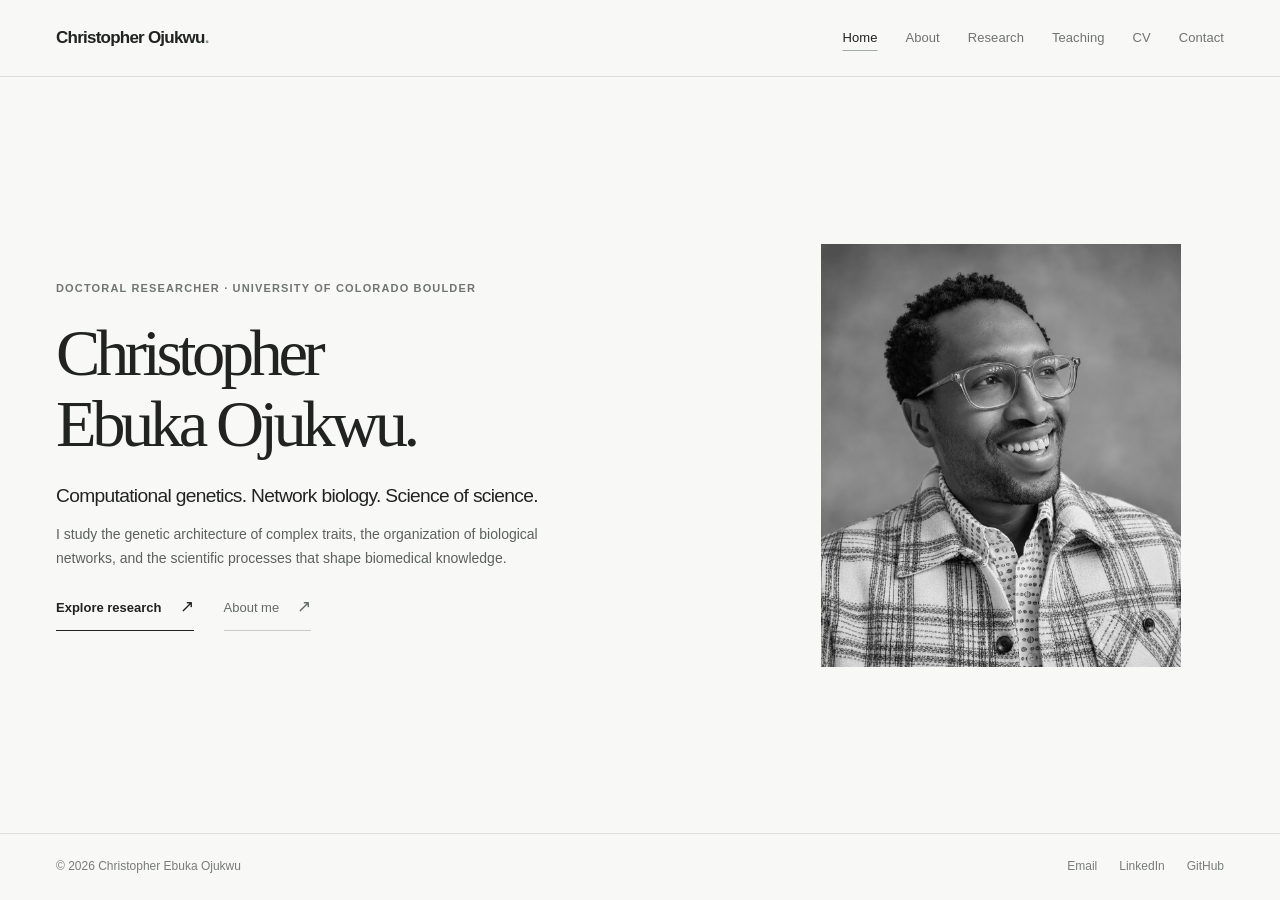
<file: index.html>
<!doctype html>
<html lang="en">
<head>
  <meta charset="utf-8">
  <meta name="viewport" content="width=device-width, initial-scale=1">
  <meta name="color-scheme" content="light">
  <meta name="theme-color" content="#f8f8f6">
  <meta name="description" content="Christopher Ebuka Ojukwu is a PhD researcher at the University of Colorado Boulder studying computational genetics, biological networks, and the science of science.">
  <meta property="og:type" content="website">
  <meta property="og:title" content="Christopher Ebuka Ojukwu | Researcher">
  <meta property="og:description" content="Christopher Ebuka Ojukwu is a PhD researcher at the University of Colorado Boulder studying computational genetics, biological networks, and the science of science.">
  <meta property="og:url" content="https://christopherojukwu.com/">
  <meta property="og:image" content="https://christopherojukwu.com/christopher.JPEG">
  <link rel="canonical" href="https://christopherojukwu.com/">
  <link rel="icon" type="image/svg+xml" href="/assets/favicon.svg">
  <link rel="stylesheet" href="/assets/styles.css">
  <title>Christopher Ebuka Ojukwu | Researcher</title>
  <script type="application/ld+json">{
      "@context": "https://schema.org",
      "@type": "Person",
      "name": "Christopher Ebuka Ojukwu",
      "alternateName": "Christopher Ojukwu",
      "url": "https://christopherojukwu.com/",
      "image": "https://christopherojukwu.com/christoper.JPEG",
      "jobTitle": "Doctoral Researcher",
      "affiliation": {"@type":"CollegeOrUniversity","name":"University of Colorado Boulder"},
      "sameAs": ["https://github.com/ChristopherEbukaOjukwu", "https://www.linkedin.com/in/christopher-ebuka-ojukwu-80a6b9121/"]
    }</script>
</head>
<body class="home-page">
  <a class="skip-link" href="#main">Skip to content</a>
  <header class="site-header">
    <div class="container site-header-inner">
      <a class="brand" href="/" aria-label="Christopher Ojukwu, home">Christopher Ojukwu<span class="brand-mark">.</span></a>
      <nav class="site-nav" aria-label="Main navigation"><a href="/" aria-current="page" class="nav-active">Home</a>
<a href="/about/">About</a>
<a href="/research/">Research</a>
<a href="/teaching/">Teaching</a>
<a href="/cv/">CV</a>
<a href="/contact/">Contact</a></nav>
    </div>
  </header>
  <main id="main" class="container">
  <section class="hero" aria-labelledby="hero-title">
    <div class="hero-copy">
      <p class="eyebrow">Doctoral researcher · University of Colorado Boulder</p>
      <h1 id="hero-title">Christopher<br><em>Ebuka Ojukwu.</em></h1>
      <p class="hero-subtitle">Computational genetics. Network biology. Science of science.</p>
      <p class="hero-description">I study the genetic architecture of complex traits, the organization of biological networks, and the scientific processes that shape biomedical knowledge.</p>
      <div class="hero-actions">
        <a class="inline-arrow" href="/research/">Explore research <span aria-hidden="true">↗</span></a>
        <a class="inline-arrow secondary-arrow" href="/about/">About me <span aria-hidden="true">↗</span></a>
      </div>
    </div>
    <figure class="portrait-wrap">
      <img src="/christopher.JPEG" alt="Portrait of Christopher Ebuka Ojukwu" width="1000" height="1000" loading="eager" fetchpriority="high">
      <figcaption>Christopher Ebuka Ojukwu</figcaption>
    </figure>
  </section>

  </main>
  <footer class="site-footer">
    <div class="container footer-inner">
      <span>© 2026 Christopher Ebuka Ojukwu</span>
      <div class="footer-links">
        <a href="mailto:christopher.ojukwu@colorado.edu">Email</a>
        <a href="https://www.linkedin.com/in/christopher-ebuka-ojukwu-80a6b9121/" target="_blank" rel="noopener noreferrer">LinkedIn</a>
        <a href="https://github.com/ChristopherEbukaOjukwu" target="_blank" rel="noopener noreferrer">GitHub</a>
      </div>
    </div>
  </footer>
</body>
</html>
</file>
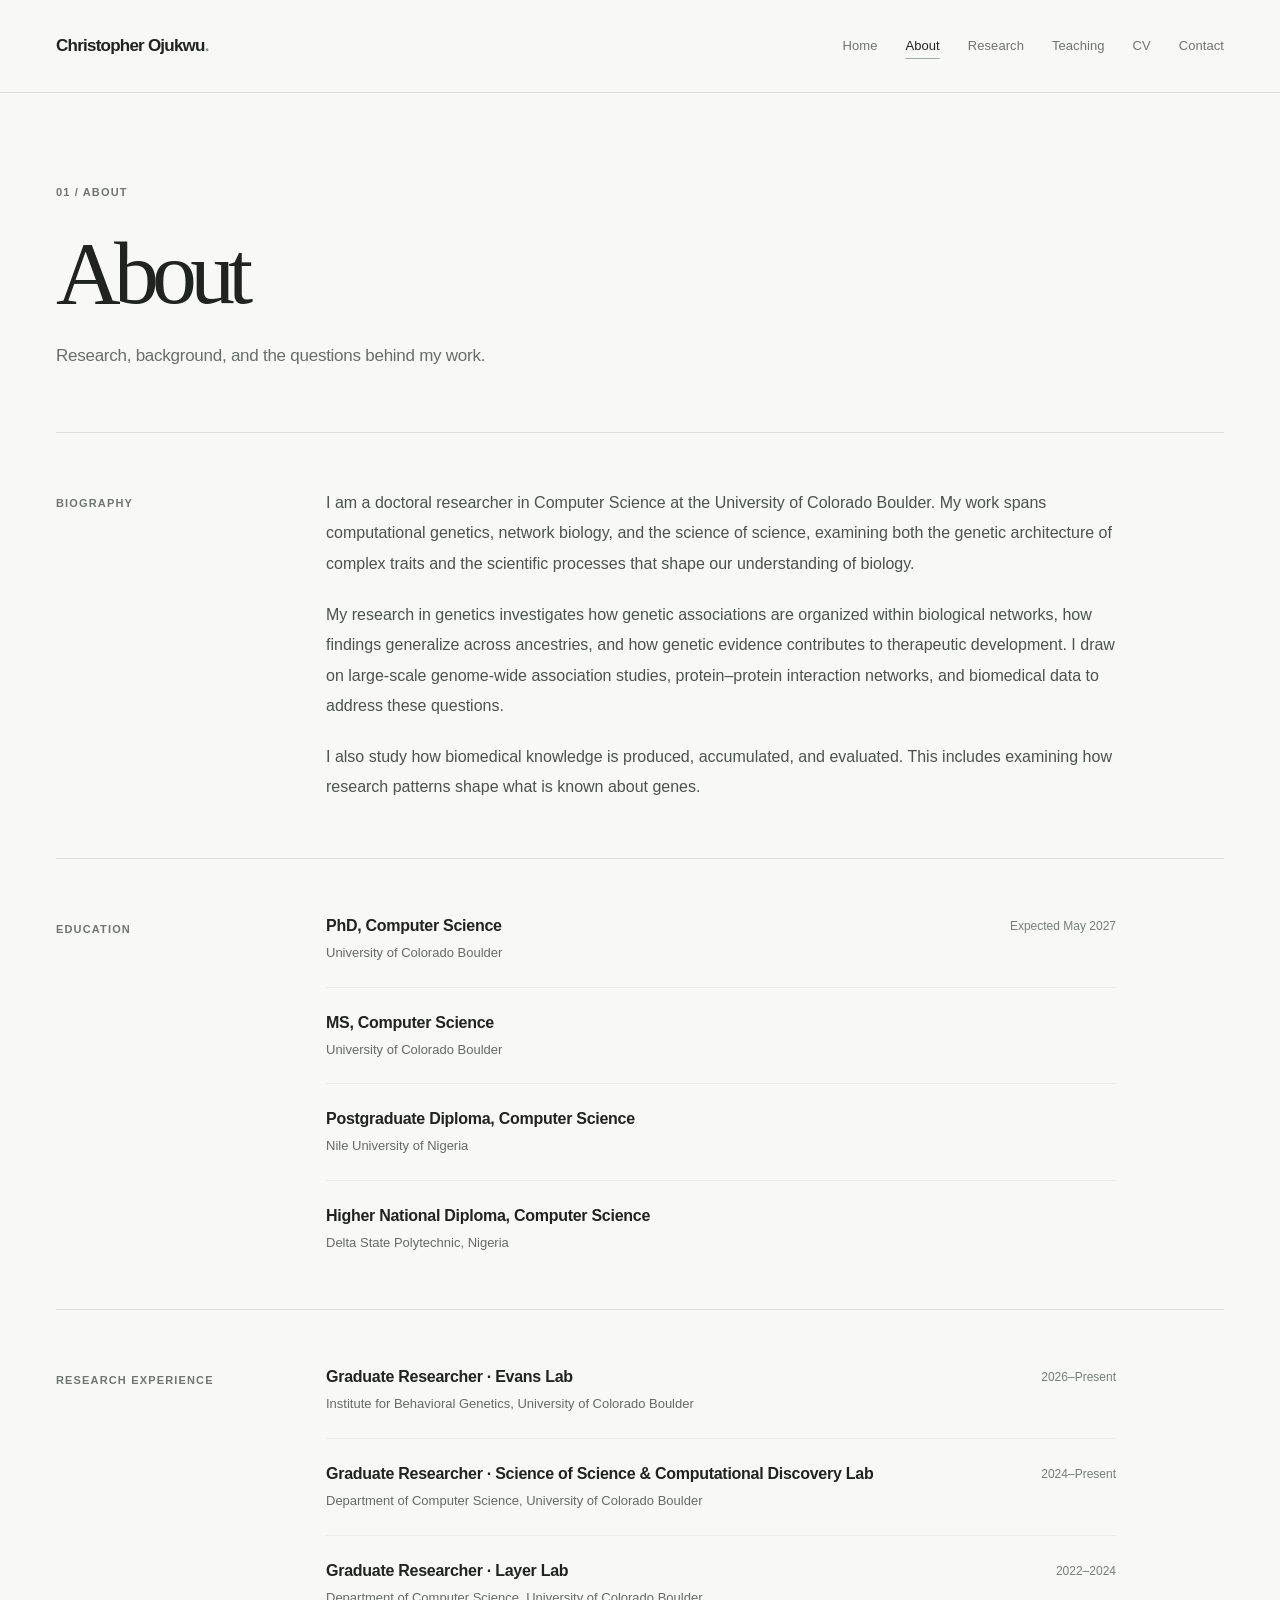
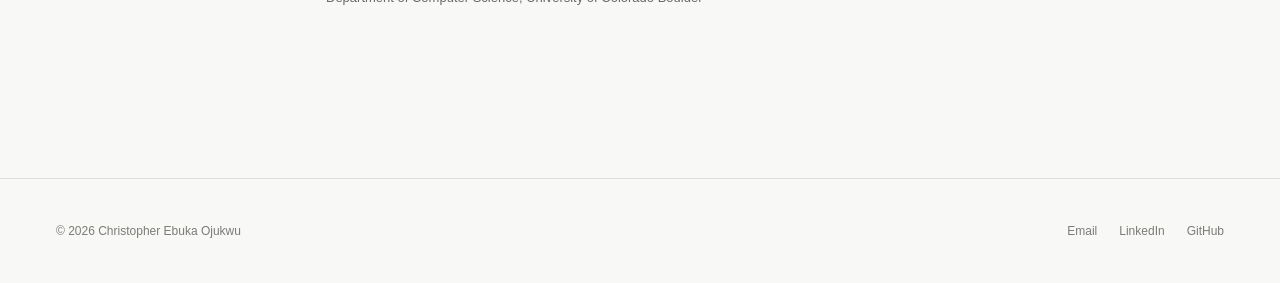
<file: about/index.html>
<!doctype html>
<html lang="en">
<head>
  <meta charset="utf-8">
  <meta name="viewport" content="width=device-width, initial-scale=1">
  <meta name="color-scheme" content="light">
  <meta name="theme-color" content="#f8f8f6">
  <meta name="description" content="About Christopher Ebuka Ojukwu, a computational genetics and science of science researcher at the University of Colorado Boulder.">
  <meta property="og:type" content="website">
  <meta property="og:title" content="About | Christopher Ebuka Ojukwu">
  <meta property="og:description" content="About Christopher Ebuka Ojukwu, a computational genetics and science of science researcher at the University of Colorado Boulder.">
  <meta property="og:url" content="https://christopherojukwu.com/about/">
  <meta property="og:image" content="https://christopherojukwu.com/christoper.JPEG">
  <link rel="canonical" href="https://christopherojukwu.com/about/">
  <link rel="icon" type="image/svg+xml" href="/assets/favicon.svg">
  <link rel="stylesheet" href="/assets/styles.css">
  <title>About | Christopher Ebuka Ojukwu</title>
  <script type="application/ld+json">{
      "@context": "https://schema.org",
      "@type": "Person",
      "name": "Christopher Ebuka Ojukwu",
      "alternateName": "Christopher Ojukwu",
      "url": "https://christopherojukwu.com/",
      "image": "https://christopherojukwu.com/christoper.JPEG",
      "jobTitle": "Doctoral Researcher",
      "affiliation": {"@type":"CollegeOrUniversity","name":"University of Colorado Boulder"},
      "sameAs": ["https://github.com/ChristopherEbukaOjukwu", "https://www.linkedin.com/in/christopher-ebuka-ojukwu-80a6b9121/"]
    }</script>
</head>
<body class="">
  <a class="skip-link" href="#main">Skip to content</a>
  <header class="site-header">
    <div class="container site-header-inner">
      <a class="brand" href="/" aria-label="Christopher Ojukwu, home">Christopher Ojukwu<span class="brand-mark">.</span></a>
      <nav class="site-nav" aria-label="Main navigation"><a href="/">Home</a>
<a href="/about/" aria-current="page" class="nav-active">About</a>
<a href="/research/">Research</a>
<a href="/teaching/">Teaching</a>
<a href="/cv/">CV</a>
<a href="/contact/">Contact</a></nav>
    </div>
  </header>
  <main id="main" class="container">
  <section class="page-heading">
    <p class="eyebrow">01 / About</p>
    <h1>About</h1>
    <p class="page-lede">Research, background, and the questions behind my work.</p>
  </section>
  <div class="page-grid">
    <div class="side-label">Biography</div>
    <div class="prose content-wide">
      <p>I am a doctoral researcher in Computer Science at the University of Colorado Boulder. My work spans computational genetics, network biology, and the science of science, examining both the genetic architecture of complex traits and the scientific processes that shape our understanding of biology.</p>
      <p>My research in genetics investigates how genetic associations are organized within biological networks, how findings generalize across ancestries, and how genetic evidence contributes to therapeutic development. I draw on large-scale genome-wide association studies, protein–protein interaction networks, and biomedical data to address these questions.</p>
      <p>I also study how biomedical knowledge is produced, accumulated, and evaluated. This includes examining how research patterns shape what is known about genes.</p>
    </div>
  </div>
  <div class="page-grid ruled-block">
    <div class="side-label">Education</div>
    <div class="content-wide entries">
      <div class="entry"><div class="entry-main"><h2>PhD, Computer Science</h2><p>University of Colorado Boulder</p></div><span class="entry-date">Expected May 2027</span></div>
      <div class="entry"><div class="entry-main"><h2>MS, Computer Science</h2><p>University of Colorado Boulder</p></div><span class="entry-date"></span></div>
      <div class="entry"><div class="entry-main"><h2>Postgraduate Diploma, Computer Science</h2><p>Nile University of Nigeria</p></div><span class="entry-date"></span></div>
      <div class="entry"><div class="entry-main"><h2>Higher National Diploma, Computer Science</h2><p>Delta State Polytechnic, Nigeria</p></div><span class="entry-date"></span></div>
    </div>
  </div>
  <div class="page-grid ruled-block">
    <div class="side-label">Research experience</div>
    <div class="content-wide entries">
      <div class="entry"><div class="entry-main"><h2>Graduate Researcher · Evans Lab</h2><p>Institute for Behavioral Genetics, University of Colorado Boulder</p></div><span class="entry-date">2026–Present</span></div>
      <div class="entry"><div class="entry-main"><h2>Graduate Researcher · Science of Science &amp; Computational Discovery Lab</h2><p>Department of Computer Science, University of Colorado Boulder</p></div><span class="entry-date">2024–Present</span></div>
      <div class="entry"><div class="entry-main"><h2>Graduate Researcher · Layer Lab</h2><p>Department of Computer Science, University of Colorado Boulder</p></div><span class="entry-date">2022–2024</span></div>
    </div>
  </div>
  </main>
  <footer class="site-footer">
    <div class="container footer-inner">
      <span>© 2026 Christopher Ebuka Ojukwu</span>
      <div class="footer-links">
        <a href="mailto:christopher.ojukwu@colorado.edu">Email</a>
        <a href="https://www.linkedin.com/in/christopher-ebuka-ojukwu-80a6b9121/" target="_blank" rel="noopener noreferrer">LinkedIn</a>
        <a href="https://github.com/ChristopherEbukaOjukwu" target="_blank" rel="noopener noreferrer">GitHub</a>
      </div>
    </div>
  </footer>
</body>
</html>
</file>
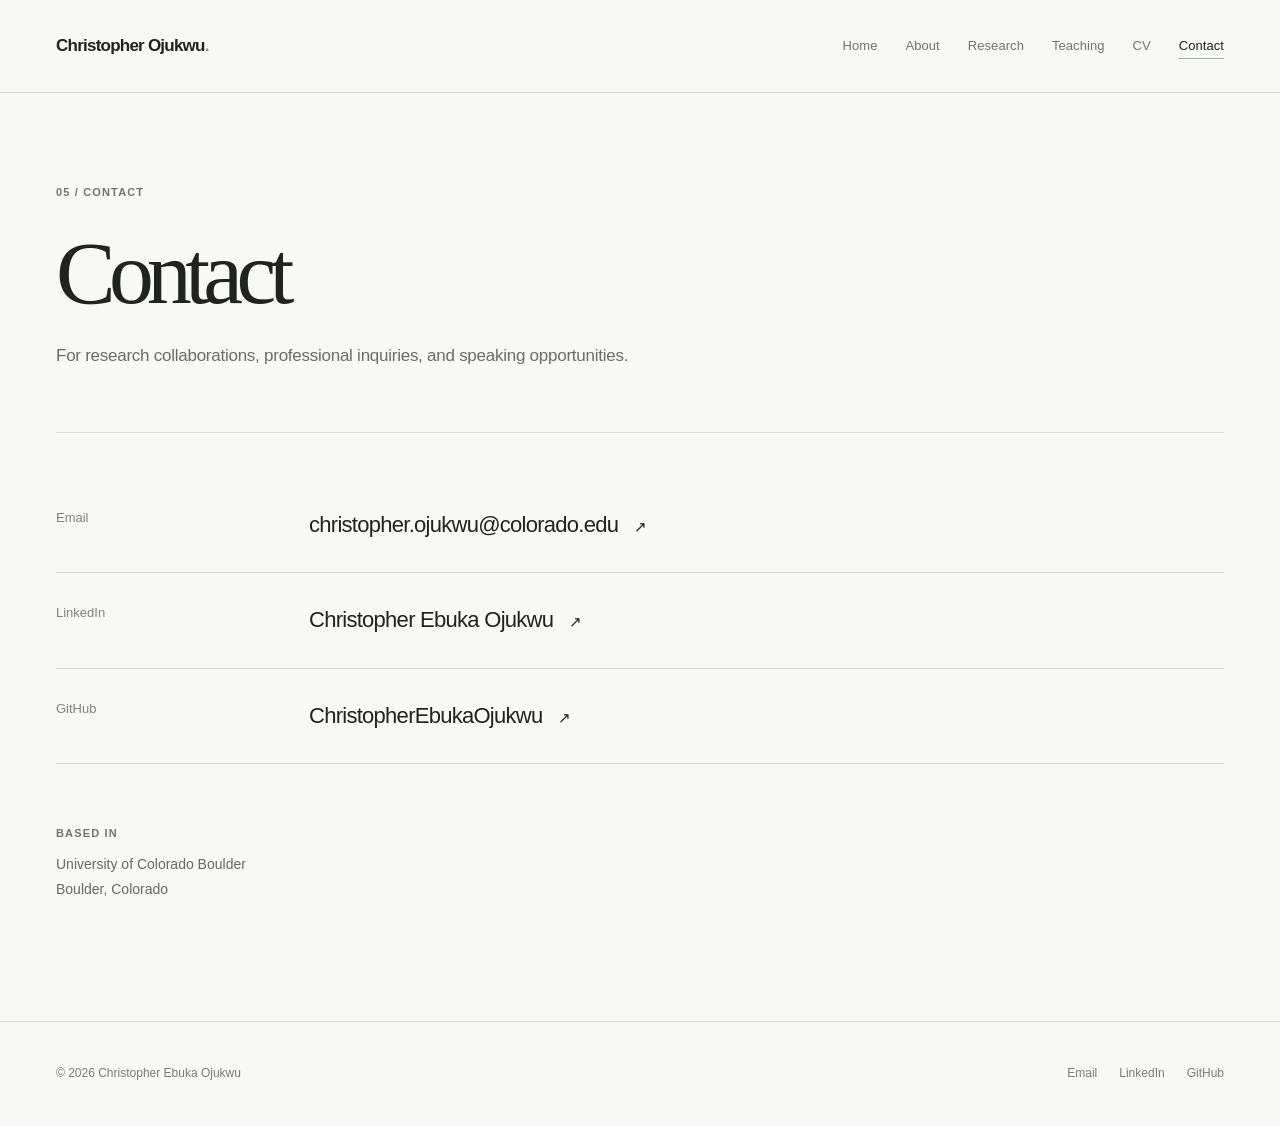
<file: contact/index.html>
<!doctype html>
<html lang="en">
<head>
  <meta charset="utf-8">
  <meta name="viewport" content="width=device-width, initial-scale=1">
  <meta name="color-scheme" content="light">
  <meta name="theme-color" content="#f8f8f6">
  <meta name="description" content="Contact Christopher Ebuka Ojukwu at the University of Colorado Boulder for collaborations, research and professional inquiries.">
  <meta property="og:type" content="website">
  <meta property="og:title" content="Contact | Christopher Ebuka Ojukwu">
  <meta property="og:description" content="Contact Christopher Ebuka Ojukwu at the University of Colorado Boulder for collaborations, research and professional inquiries.">
  <meta property="og:url" content="https://christopherojukwu.com/contact/">
  <meta property="og:image" content="https://christopherojukwu.com/christoper.JPEG">
  <link rel="canonical" href="https://christopherojukwu.com/contact/">
  <link rel="icon" type="image/svg+xml" href="/assets/favicon.svg">
  <link rel="stylesheet" href="/assets/styles.css">
  <title>Contact | Christopher Ebuka Ojukwu</title>
  <script type="application/ld+json">{
      "@context": "https://schema.org",
      "@type": "Person",
      "name": "Christopher Ebuka Ojukwu",
      "alternateName": "Christopher Ojukwu",
      "url": "https://christopherojukwu.com/",
      "image": "https://christopherojukwu.com/christoper.JPEG",
      "jobTitle": "Doctoral Researcher",
      "affiliation": {"@type":"CollegeOrUniversity","name":"University of Colorado Boulder"},
      "sameAs": ["https://github.com/ChristopherEbukaOjukwu", "https://www.linkedin.com/in/christopher-ebuka-ojukwu-80a6b9121/"]
    }</script>
</head>
<body class="">
  <a class="skip-link" href="#main">Skip to content</a>
  <header class="site-header">
    <div class="container site-header-inner">
      <a class="brand" href="/" aria-label="Christopher Ojukwu, home">Christopher Ojukwu<span class="brand-mark">.</span></a>
      <nav class="site-nav" aria-label="Main navigation"><a href="/">Home</a>
<a href="/about/">About</a>
<a href="/research/">Research</a>
<a href="/teaching/">Teaching</a>
<a href="/cv/">CV</a>
<a href="/contact/" aria-current="page" class="nav-active">Contact</a></nav>
    </div>
  </header>
  <main id="main" class="container">
  <section class="page-heading">
    <p class="eyebrow">05 / Contact</p>
    <h1>Contact</h1>
    <p class="page-lede">For research collaborations, professional inquiries, and speaking opportunities.</p>
  </section>
  <section class="contact-stack" aria-label="Contact details">
    <div class="contact-line"><span>Email</span><a href="mailto:christopher.ojukwu@colorado.edu">christopher.ojukwu@colorado.edu <span aria-hidden="true">↗</span></a></div>
    <div class="contact-line"><span>LinkedIn</span><a href="https://www.linkedin.com/in/christopher-ebuka-ojukwu-80a6b9121/" target="_blank" rel="noopener noreferrer">Christopher Ebuka Ojukwu <span aria-hidden="true">↗</span></a></div>
    <div class="contact-line"><span>GitHub</span><a href="https://github.com/ChristopherEbukaOjukwu" target="_blank" rel="noopener noreferrer">ChristopherEbukaOjukwu <span aria-hidden="true">↗</span></a></div>
  </section>
  <div class="contact-location"><span class="small-label">Based in</span><p>University of Colorado Boulder<br>Boulder, Colorado</p></div>
  </main>
  <footer class="site-footer">
    <div class="container footer-inner">
      <span>© 2026 Christopher Ebuka Ojukwu</span>
      <div class="footer-links">
        <a href="mailto:christopher.ojukwu@colorado.edu">Email</a>
        <a href="https://www.linkedin.com/in/christopher-ebuka-ojukwu-80a6b9121/" target="_blank" rel="noopener noreferrer">LinkedIn</a>
        <a href="https://github.com/ChristopherEbukaOjukwu" target="_blank" rel="noopener noreferrer">GitHub</a>
      </div>
    </div>
  </footer>
</body>
</html>
</file>
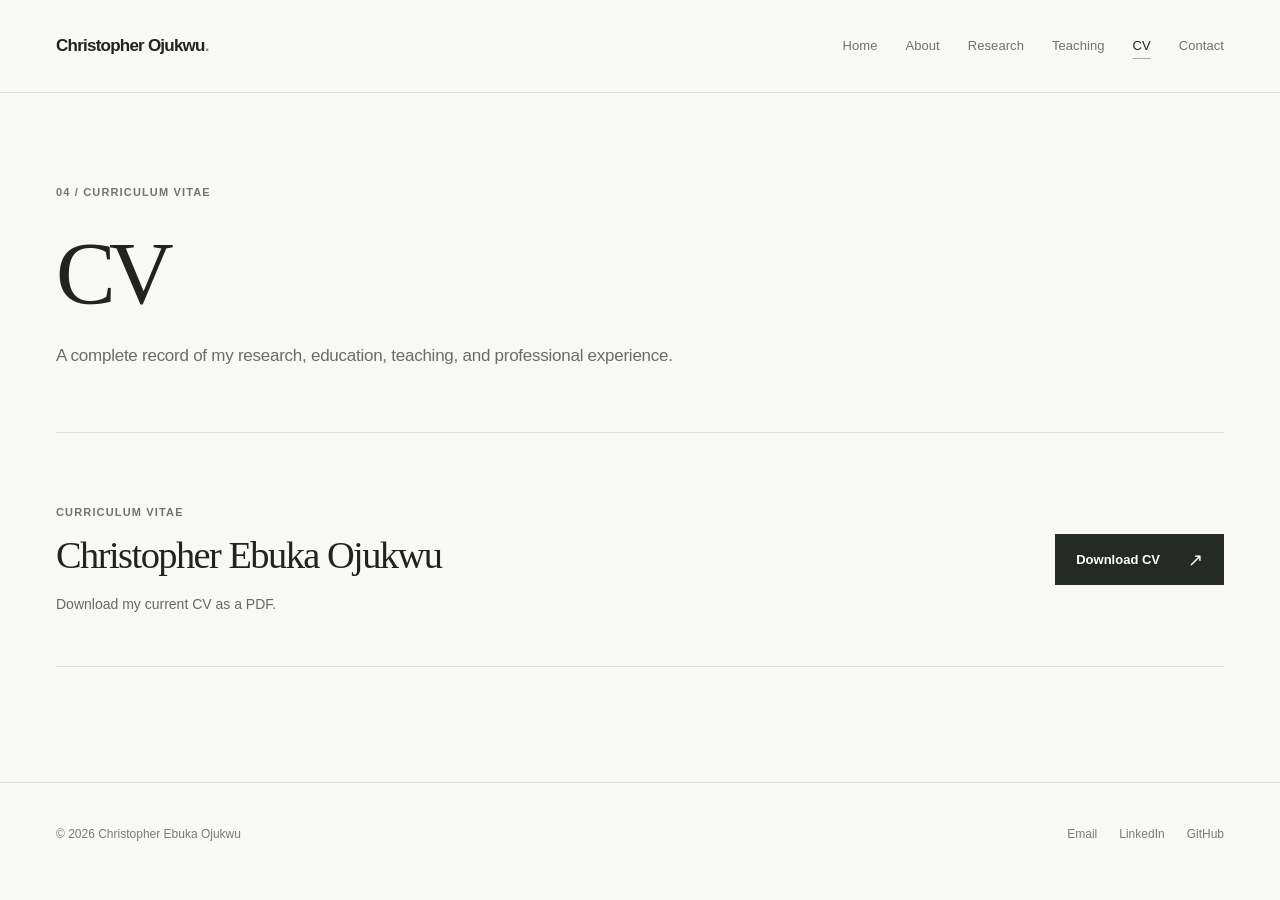
<file: cv/index.html>
<!doctype html>
<html lang="en">
<head>
  <meta charset="utf-8">
  <meta name="viewport" content="width=device-width, initial-scale=1">
  <meta name="color-scheme" content="light">
  <meta name="theme-color" content="#f8f8f6">
  <meta name="description" content="Download the curriculum vitae of Christopher Ebuka Ojukwu, computational genetics and science of science researcher.">
  <meta property="og:type" content="website">
  <meta property="og:title" content="Curriculum Vitae | Christopher Ebuka Ojukwu">
  <meta property="og:description" content="Download the curriculum vitae of Christopher Ebuka Ojukwu, computational genetics and science of science researcher.">
  <meta property="og:url" content="https://christopherojukwu.com/cv/">
  <meta property="og:image" content="https://christopherojukwu.com/christoper.JPEG">
  <link rel="canonical" href="https://christopherojukwu.com/cv/">
  <link rel="icon" type="image/svg+xml" href="/assets/favicon.svg">
  <link rel="stylesheet" href="/assets/styles.css">
  <title>Curriculum Vitae | Christopher Ebuka Ojukwu</title>
  <script type="application/ld+json">{
      "@context": "https://schema.org",
      "@type": "Person",
      "name": "Christopher Ebuka Ojukwu",
      "alternateName": "Christopher Ojukwu",
      "url": "https://christopherojukwu.com/",
      "image": "https://christopherojukwu.com/christoper.JPEG",
      "jobTitle": "Doctoral Researcher",
      "affiliation": {"@type":"CollegeOrUniversity","name":"University of Colorado Boulder"},
      "sameAs": ["https://github.com/ChristopherEbukaOjukwu", "https://www.linkedin.com/in/christopher-ebuka-ojukwu-80a6b9121/"]
    }</script>
</head>
<body class="">
  <a class="skip-link" href="#main">Skip to content</a>
  <header class="site-header">
    <div class="container site-header-inner">
      <a class="brand" href="/" aria-label="Christopher Ojukwu, home">Christopher Ojukwu<span class="brand-mark">.</span></a>
      <nav class="site-nav" aria-label="Main navigation"><a href="/">Home</a>
<a href="/about/">About</a>
<a href="/research/">Research</a>
<a href="/teaching/">Teaching</a>
<a href="/cv/" aria-current="page" class="nav-active">CV</a>
<a href="/contact/">Contact</a></nav>
    </div>
  </header>
  <main id="main" class="container">
  <section class="page-heading">
    <p class="eyebrow">04 / Curriculum vitae</p>
    <h1>CV</h1>
    <p class="page-lede">A complete record of my research, education, teaching, and professional experience.</p>
  </section>
  <section class="cv-feature">
    <div><p class="small-label">Curriculum vitae</p><h2>Christopher Ebuka Ojukwu</h2><p>Download my current CV as a PDF.</p></div>
    <a class="download-button" href="/assets/christopher-ebuka-ojukwu-cv.pdf" download>Download CV <span aria-hidden="true">↗</span></a>
  </section>
  </main>
  <footer class="site-footer">
    <div class="container footer-inner">
      <span>© 2026 Christopher Ebuka Ojukwu</span>
      <div class="footer-links">
        <a href="mailto:christopher.ojukwu@colorado.edu">Email</a>
        <a href="https://www.linkedin.com/in/christopher-ebuka-ojukwu-80a6b9121/" target="_blank" rel="noopener noreferrer">LinkedIn</a>
        <a href="https://github.com/ChristopherEbukaOjukwu" target="_blank" rel="noopener noreferrer">GitHub</a>
      </div>
    </div>
  </footer>
</body>
</html>
</file>
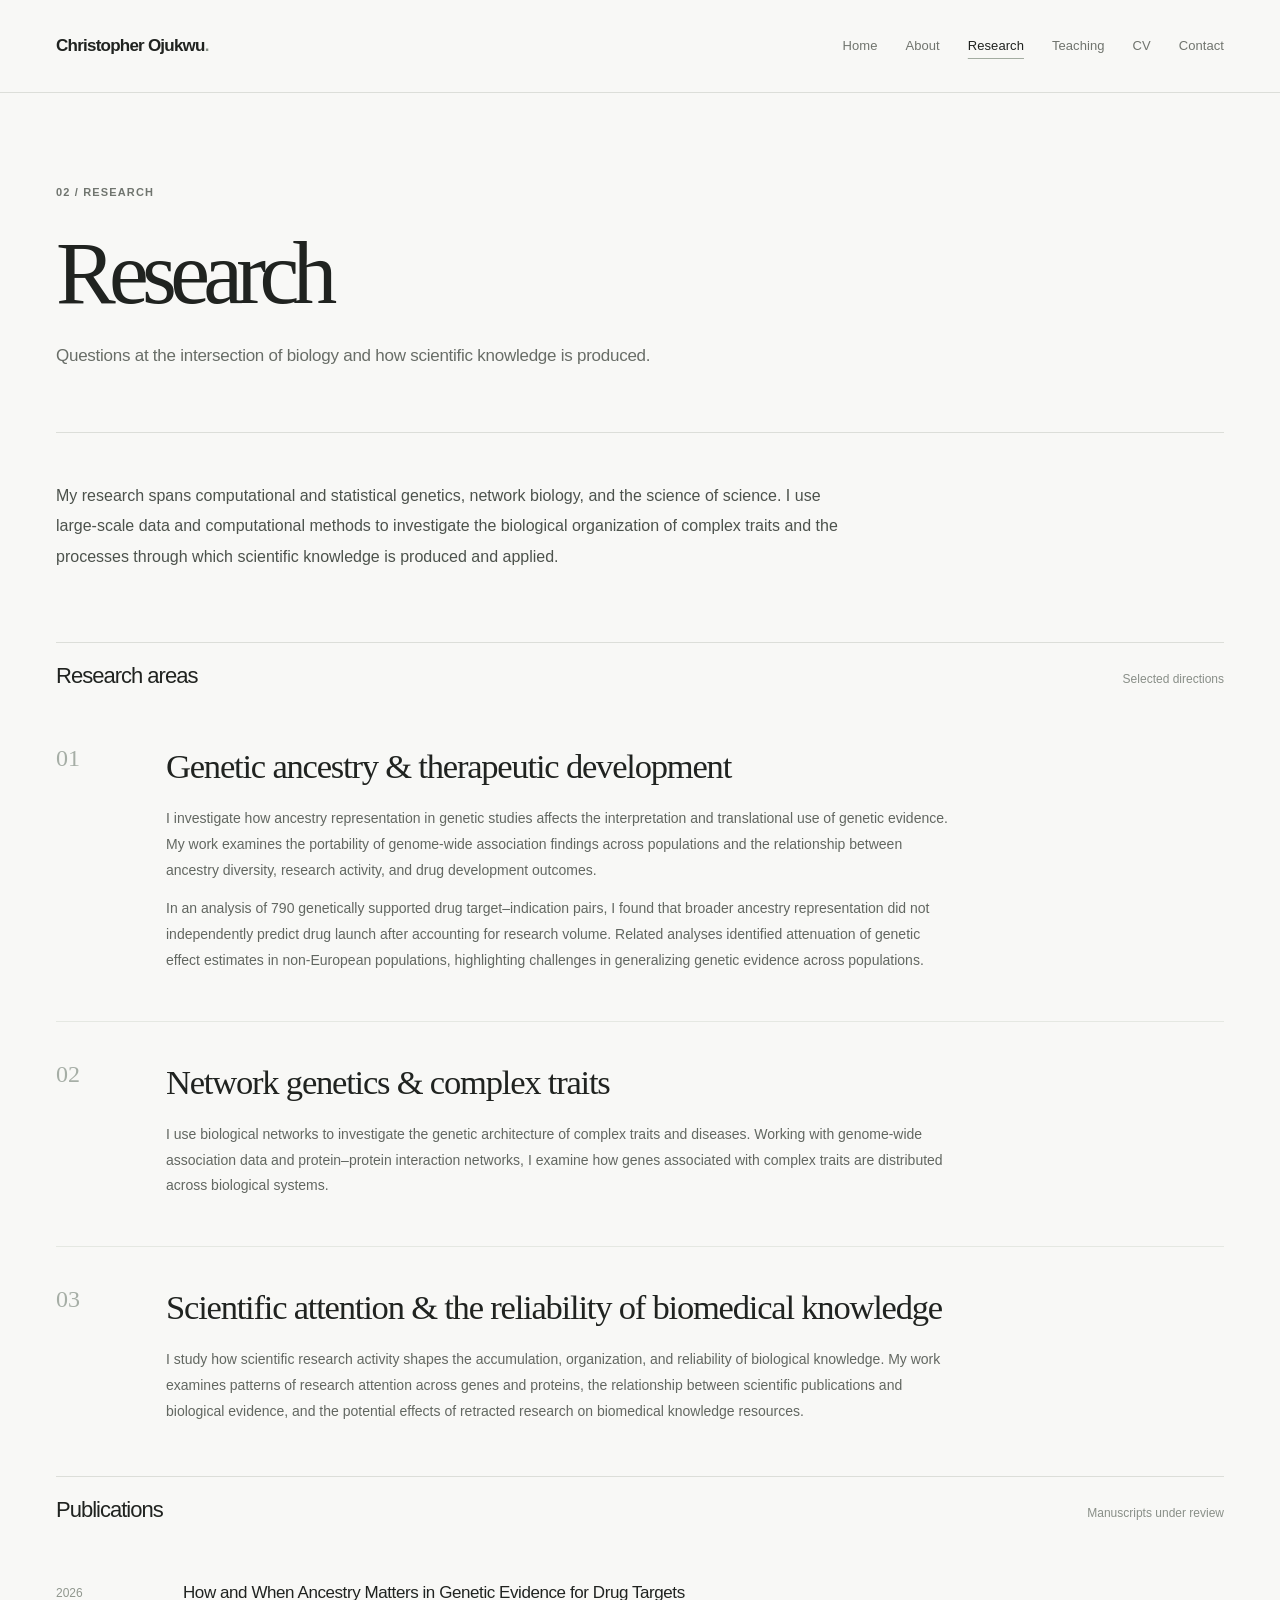
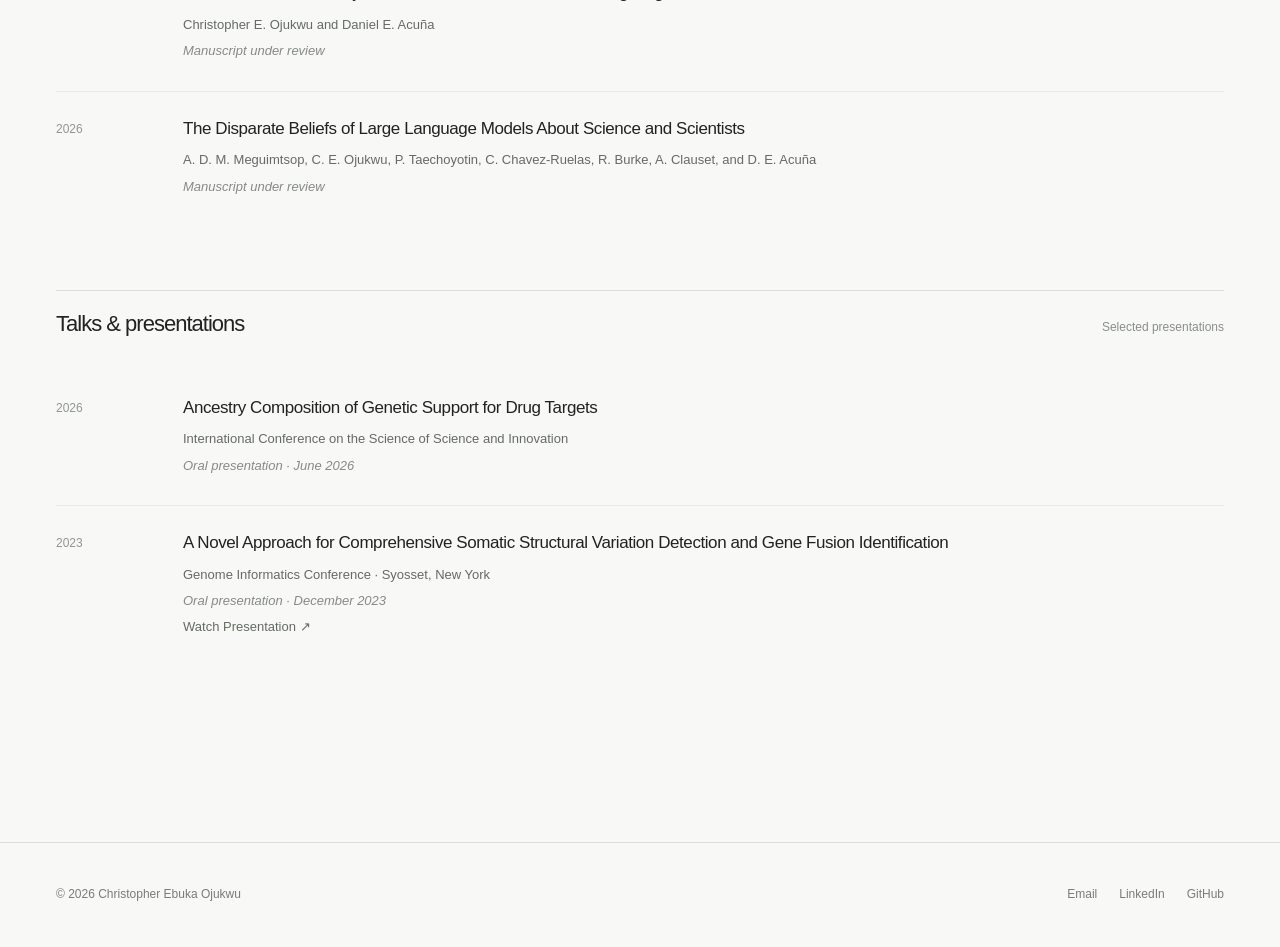
<file: research/index.html>
<!doctype html>
<html lang="en">
<head>
  <meta charset="utf-8">
  <meta name="viewport" content="width=device-width, initial-scale=1">
  <meta name="color-scheme" content="light">
  <meta name="theme-color" content="#f8f8f6">
  <meta name="description" content="Research by Christopher Ebuka Ojukwu in genetic ancestry, therapeutic development, network genetics, biological evidence, publications and talks.">
  <meta property="og:type" content="website">
  <meta property="og:title" content="Research &amp; Publications | Christopher Ebuka Ojukwu">
  <meta property="og:description" content="Research by Christopher Ebuka Ojukwu in genetic ancestry, therapeutic development, network genetics, biological evidence, publications and talks.">
  <meta property="og:url" content="https://christopherojukwu.com/research/">
  <meta property="og:image" content="https://christopherojukwu.com/christoper.JPEG">
  <link rel="canonical" href="https://christopherojukwu.com/research/">
  <link rel="icon" type="image/svg+xml" href="/assets/favicon.svg">
  <link rel="stylesheet" href="/assets/styles.css">
  <title>Research &amp; Publications | Christopher Ebuka Ojukwu</title>
  <script type="application/ld+json">{
      "@context": "https://schema.org",
      "@type": "Person",
      "name": "Christopher Ebuka Ojukwu",
      "alternateName": "Christopher Ojukwu",
      "url": "https://christopherojukwu.com/",
      "image": "https://christopherojukwu.com/christoper.JPEG",
      "jobTitle": "Doctoral Researcher",
      "affiliation": {"@type":"CollegeOrUniversity","name":"University of Colorado Boulder"},
      "sameAs": ["https://github.com/ChristopherEbukaOjukwu", "https://www.linkedin.com/in/christopher-ebuka-ojukwu-80a6b9121/"]
    }</script>
</head>
<body class="">
  <a class="skip-link" href="#main">Skip to content</a>
  <header class="site-header">
    <div class="container site-header-inner">
      <a class="brand" href="/" aria-label="Christopher Ojukwu, home">Christopher Ojukwu<span class="brand-mark">.</span></a>
      <nav class="site-nav" aria-label="Main navigation"><a href="/">Home</a>
<a href="/about/">About</a>
<a href="/research/" aria-current="page" class="nav-active">Research</a>
<a href="/teaching/">Teaching</a>
<a href="/cv/">CV</a>
<a href="/contact/">Contact</a></nav>
    </div>
  </header>
  <main id="main" class="container">
  <section class="page-heading">
    <p class="eyebrow">02 / Research</p>
    <h1>Research</h1>
    <p class="page-lede">Questions at the intersection of biology and how scientific knowledge is produced.</p>
  </section>
  <section class="research-intro prose">
    <p>My research spans computational and statistical genetics, network biology, and the science of science. I use large-scale data and computational methods to investigate the biological organization of complex traits and the processes through which scientific knowledge is produced and applied.</p>
  </section>
  <section class="research-section" aria-labelledby="areas">
    <div class="section-topline"><h2 id="areas">Research areas</h2><span>Selected directions</span></div>
    <article class="research-row">
      <div class="research-number">01</div>
      <div class="research-text">
        <h3>Genetic ancestry &amp; therapeutic development</h3>
        <p>I investigate how ancestry representation in genetic studies affects the interpretation and translational use of genetic evidence. My work examines the portability of genome-wide association findings across populations and the relationship between ancestry diversity, research activity, and drug development outcomes.</p>
        <p>In an analysis of 790 genetically supported drug target–indication pairs, I found that broader ancestry representation did not independently predict drug launch after accounting for research volume. Related analyses identified attenuation of genetic effect estimates in non-European populations, highlighting challenges in generalizing genetic evidence across populations.</p>
      </div>
    </article>
    <article class="research-row">
      <div class="research-number">02</div>
      <div class="research-text">
        <h3>Network genetics &amp; complex traits</h3>
        <p>I use biological networks to investigate the genetic architecture of complex traits and diseases. Working with genome-wide association data and protein–protein interaction networks, I examine how genes associated with complex traits are distributed across biological systems.</p>
      </div>
    </article>
    <article class="research-row">
      <div class="research-number">03</div>
      <div class="research-text">
        <h3>Scientific attention &amp; the reliability of biomedical knowledge</h3>
        <p>I study how scientific research activity shapes the accumulation, organization, and reliability of biological knowledge. My work examines patterns of research attention across genes and proteins, the relationship between scientific publications and biological evidence, and the potential effects of retracted research on biomedical knowledge resources.</p>
      </div>
    </article>
  </section>
  <section class="research-section" aria-labelledby="publications">
    <div class="section-topline"><h2 id="publications">Publications</h2><span>Manuscripts under review</span></div>
    <div class="bibliography">
      <article class="bibliography-entry">
        <span class="item-year">2026</span>
        <div><h3>How and When Ancestry Matters in Genetic Evidence for Drug Targets</h3><p>Christopher E. Ojukwu and Daniel E. Acuña</p><p class="item-note">Manuscript under review</p></div>
      </article>
      <article class="bibliography-entry">
        <span class="item-year">2026</span>
        <div><h3>The Disparate Beliefs of Large Language Models About Science and Scientists</h3><p>A. D. M. Meguimtsop, C. E. Ojukwu, P. Taechoyotin, C. Chavez-Ruelas, R. Burke, A. Clauset, and D. E. Acuña</p><p class="item-note">Manuscript under review</p></div>
      </article>
    </div>
  </section>
  <section class="research-section" aria-labelledby="talks">
    <div class="section-topline"><h2 id="talks">Talks &amp; presentations</h2><span>Selected presentations</span></div>
    <div class="bibliography">
      <article class="bibliography-entry">
        <span class="item-year">2026</span>
        <div><h3>Ancestry Composition of Genetic Support for Drug Targets</h3><p>International Conference on the Science of Science and Innovation</p><p class="item-note">Oral presentation · June 2026</p></div>
      </article>
<article class="bibliography-entry">
  <span class="item-year">2023</span>
  <div>
    <h3>A Novel Approach for Comprehensive Somatic Structural Variation Detection and Gene Fusion Identification</h3>
    <p>Genome Informatics Conference · Syosset, New York</p>
    <p class="item-note">Oral presentation · December 2023</p>
    <p>
      <a href="https://www.youtube.com/watch?v=K0eWoyoeo-M"
         target="_blank"
         rel="noopener noreferrer">
        Watch Presentation ↗
      </a>
    </p>
  </div>
</article>
    </div>
  </section>
  </main>
  <footer class="site-footer">
    <div class="container footer-inner">
      <span>© 2026 Christopher Ebuka Ojukwu</span>
      <div class="footer-links">
        <a href="mailto:christopher.ojukwu@colorado.edu">Email</a>
        <a href="https://www.linkedin.com/in/christopher-ebuka-ojukwu-80a6b9121/" target="_blank" rel="noopener noreferrer">LinkedIn</a>
        <a href="https://github.com/ChristopherEbukaOjukwu" target="_blank" rel="noopener noreferrer">GitHub</a>
      </div>
    </div>
  </footer>
</body>
</html>
</file>
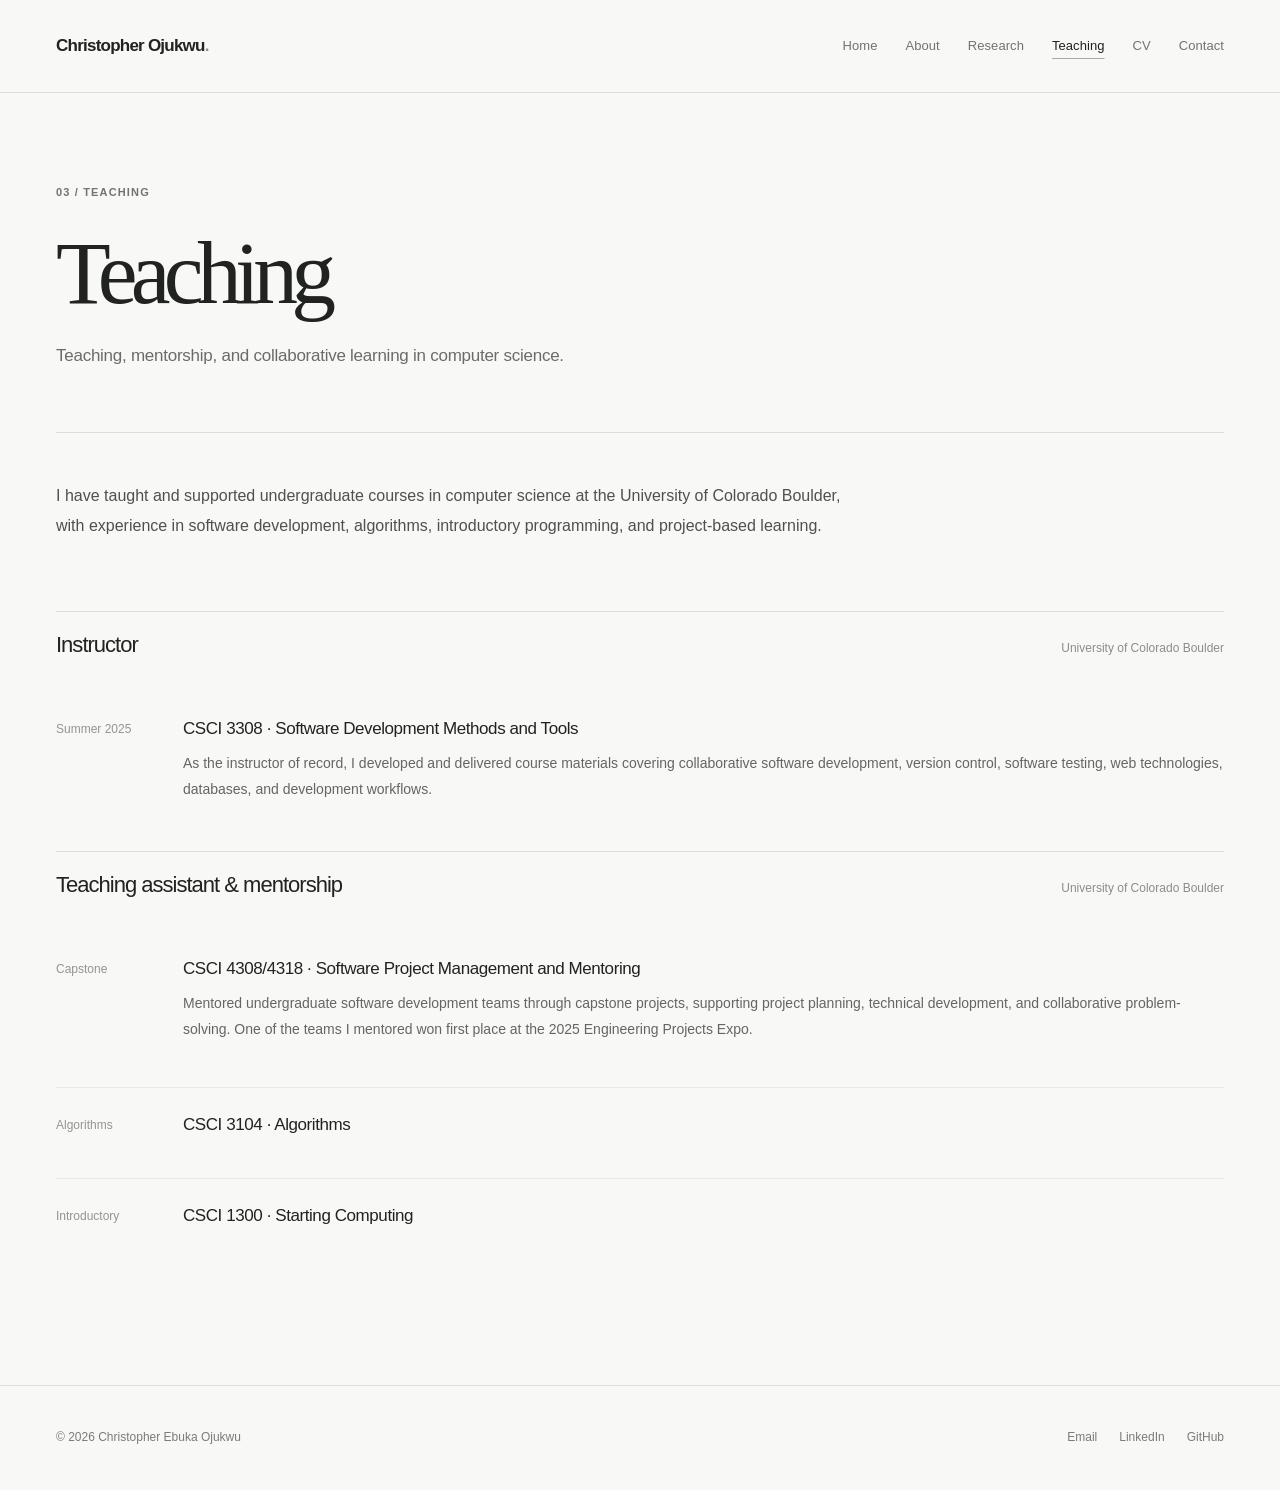
<file: teaching/index.html>
<!doctype html>
<html lang="en">
<head>
  <meta charset="utf-8">
  <meta name="viewport" content="width=device-width, initial-scale=1">
  <meta name="color-scheme" content="light">
  <meta name="theme-color" content="#f8f8f6">
  <meta name="description" content="Teaching experience of Christopher Ebuka Ojukwu at the University of Colorado Boulder, including software development, algorithms, and student mentorship.">
  <meta property="og:type" content="website">
  <meta property="og:title" content="Teaching | Christopher Ebuka Ojukwu">
  <meta property="og:description" content="Teaching experience of Christopher Ebuka Ojukwu at the University of Colorado Boulder, including software development, algorithms, and student mentorship.">
  <meta property="og:url" content="https://christopherojukwu.com/teaching/">
  <meta property="og:image" content="https://christopherojukwu.com/christoper.JPEG">
  <link rel="canonical" href="https://christopherojukwu.com/teaching/">
  <link rel="icon" type="image/svg+xml" href="/assets/favicon.svg">
  <link rel="stylesheet" href="/assets/styles.css">
  <title>Teaching | Christopher Ebuka Ojukwu</title>
  <script type="application/ld+json">{
      "@context": "https://schema.org",
      "@type": "Person",
      "name": "Christopher Ebuka Ojukwu",
      "alternateName": "Christopher Ojukwu",
      "url": "https://christopherojukwu.com/",
      "image": "https://christopherojukwu.com/christoper.JPEG",
      "jobTitle": "Doctoral Researcher",
      "affiliation": {"@type":"CollegeOrUniversity","name":"University of Colorado Boulder"},
      "sameAs": ["https://github.com/ChristopherEbukaOjukwu", "https://www.linkedin.com/in/christopher-ebuka-ojukwu-80a6b9121/"]
    }</script>
</head>
<body class="">
  <a class="skip-link" href="#main">Skip to content</a>
  <header class="site-header">
    <div class="container site-header-inner">
      <a class="brand" href="/" aria-label="Christopher Ojukwu, home">Christopher Ojukwu<span class="brand-mark">.</span></a>
      <nav class="site-nav" aria-label="Main navigation"><a href="/">Home</a>
<a href="/about/">About</a>
<a href="/research/">Research</a>
<a href="/teaching/" aria-current="page" class="nav-active">Teaching</a>
<a href="/cv/">CV</a>
<a href="/contact/">Contact</a></nav>
    </div>
  </header>
  <main id="main" class="container">
  <section class="page-heading">
    <p class="eyebrow">03 / Teaching</p>
    <h1>Teaching</h1>
    <p class="page-lede">Teaching, mentorship, and collaborative learning in computer science.</p>
  </section>
  <div class="teaching-intro prose">
    <p>I have taught and supported undergraduate courses in computer science at the University of Colorado Boulder, with experience in software development, algorithms, introductory programming, and project-based learning.</p>
  </div>
  <section class="research-section">
    <div class="section-topline"><h2>Instructor</h2><span>University of Colorado Boulder</span></div>
    <article class="teaching-row"><span class="item-year">Summer 2025</span><div><h3>CSCI 3308 · Software Development Methods and Tools</h3><p>As the instructor of record, I developed and delivered course materials covering collaborative software development, version control, software testing, web technologies, databases, and development workflows.</p></div></article>
  </section>
  <section class="research-section">
    <div class="section-topline"><h2>Teaching assistant &amp; mentorship</h2><span>University of Colorado Boulder</span></div>
    <article class="teaching-row"><span class="item-year">Capstone</span><div><h3>CSCI 4308/4318 · Software Project Management and Mentoring</h3><p>Mentored undergraduate software development teams through capstone projects, supporting project planning, technical development, and collaborative problem-solving. One of the teams I mentored won first place at the 2025 Engineering Projects Expo.</p></div></article>
    <article class="teaching-row"><span class="item-year">Algorithms</span><div><h3>CSCI 3104 · Algorithms</h3></div></article>
    <article class="teaching-row"><span class="item-year">Introductory</span><div><h3>CSCI 1300 · Starting Computing</h3></div></article>
  </section>
  </main>
  <footer class="site-footer">
    <div class="container footer-inner">
      <span>© 2026 Christopher Ebuka Ojukwu</span>
      <div class="footer-links">
        <a href="mailto:christopher.ojukwu@colorado.edu">Email</a>
        <a href="https://www.linkedin.com/in/christopher-ebuka-ojukwu-80a6b9121/" target="_blank" rel="noopener noreferrer">LinkedIn</a>
        <a href="https://github.com/ChristopherEbukaOjukwu" target="_blank" rel="noopener noreferrer">GitHub</a>
      </div>
    </div>
  </footer>
</body>
</html>
</file>
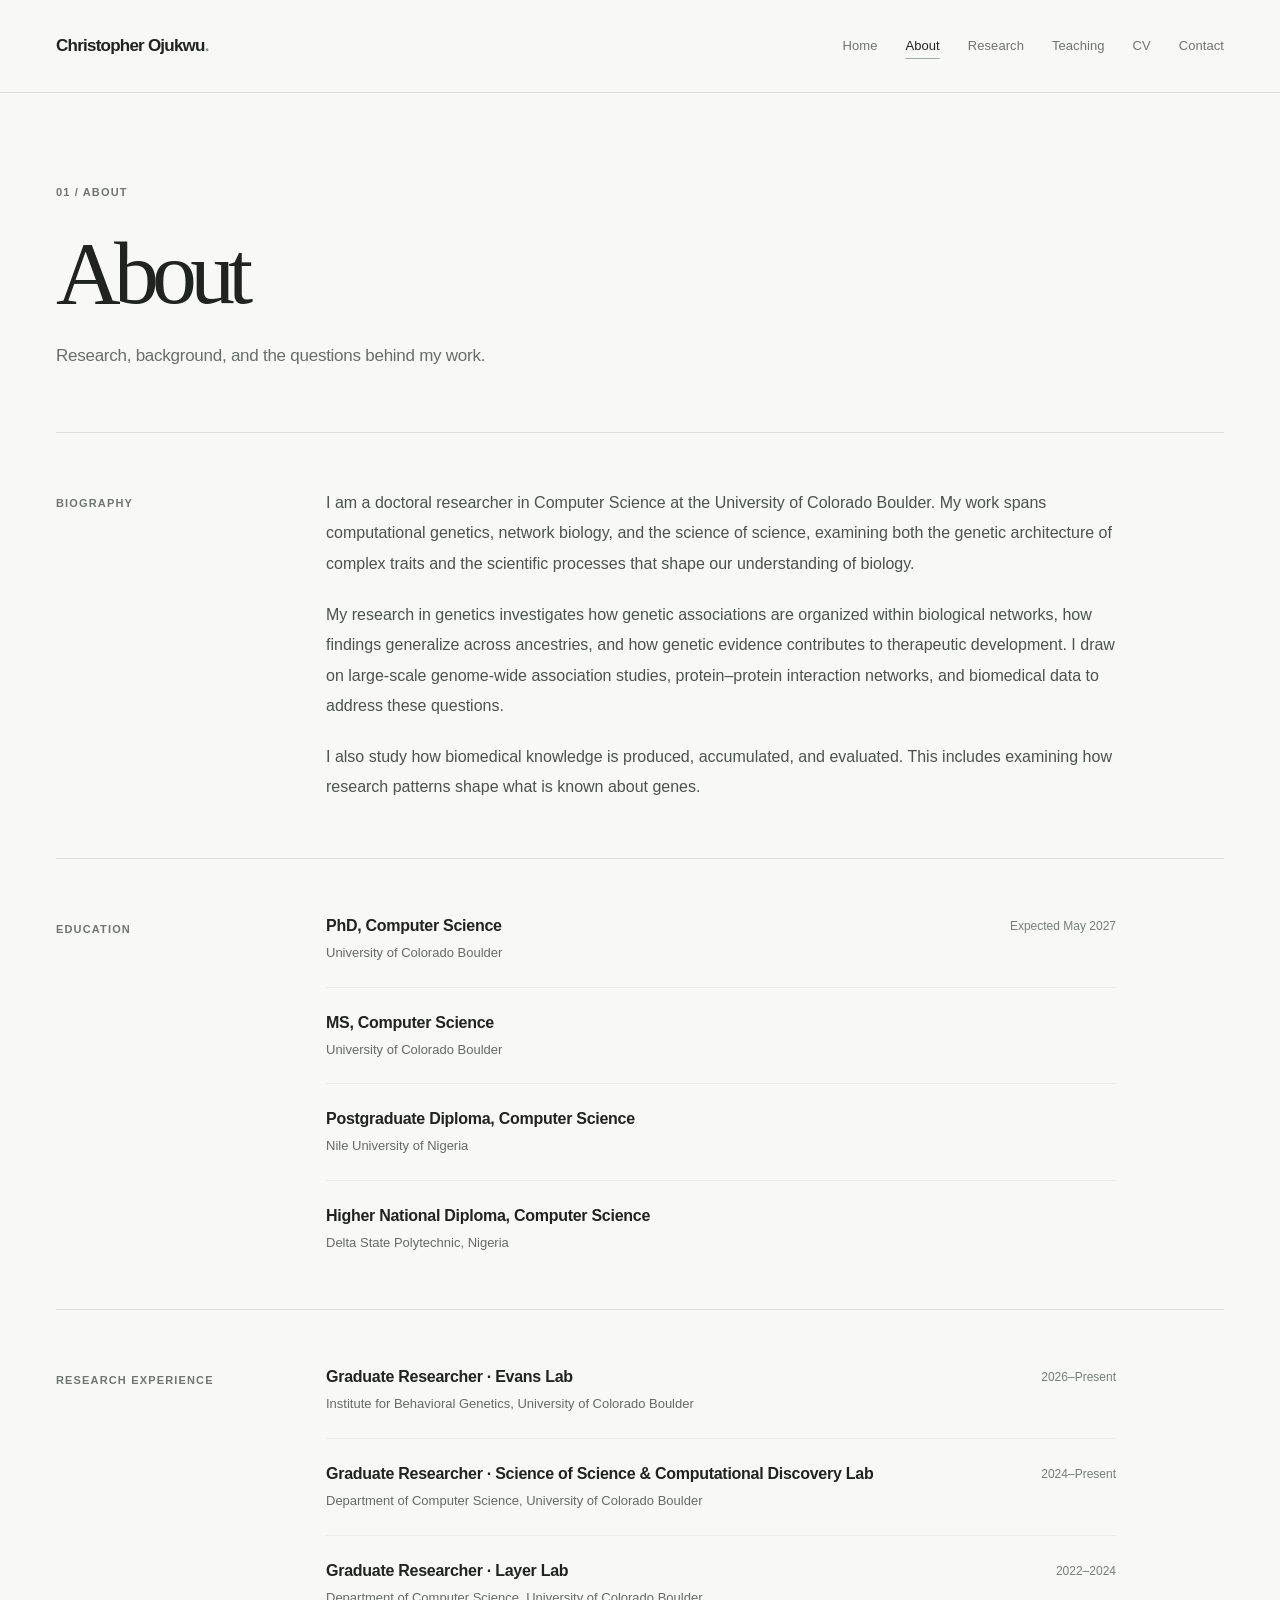
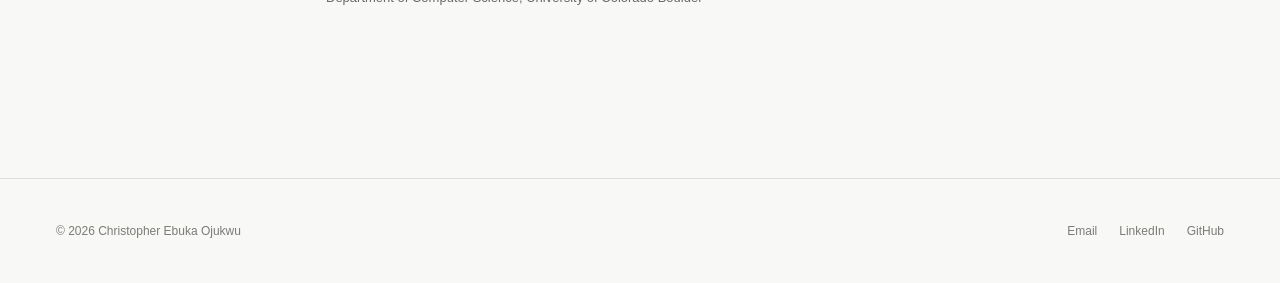
<file: about.html>
<!doctype html>
<html lang="en">
<head>
  <meta charset="utf-8">
  <meta http-equiv="refresh" content="0; url=/about/">
  <meta name="robots" content="noindex, follow">
  <link rel="canonical" href="https://christopherojukwu.com/about/">
  <title>Redirecting | Christopher Ebuka Ojukwu</title>
  <script>window.location.replace('/about/' + window.location.search + window.location.hash);</script>
</head>
<body>
  <p>This page has moved to <a href="/about/">/about/</a>.</p>
</body>
</html>
</file>
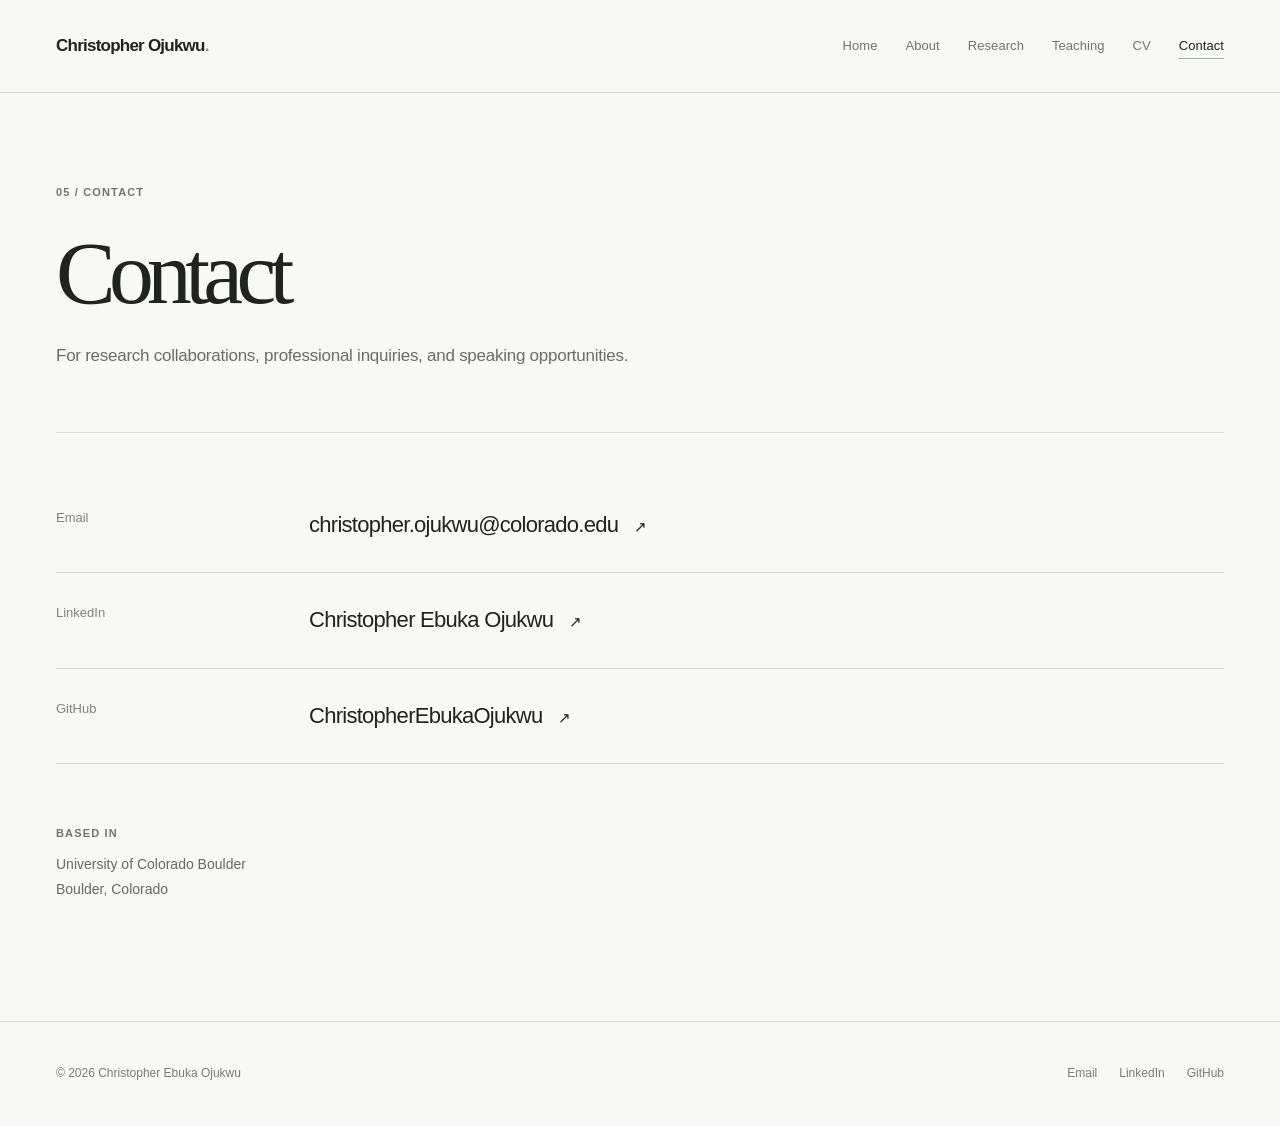
<file: contact.html>
<!doctype html>
<html lang="en">
<head>
  <meta charset="utf-8">
  <meta http-equiv="refresh" content="0; url=/contact/">
  <meta name="robots" content="noindex, follow">
  <link rel="canonical" href="https://christopherojukwu.com/contact/">
  <title>Redirecting | Christopher Ebuka Ojukwu</title>
  <script>window.location.replace('/contact/' + window.location.search + window.location.hash);</script>
</head>
<body>
  <p>This page has moved to <a href="/contact/">/contact/</a>.</p>
</body>
</html>
</file>
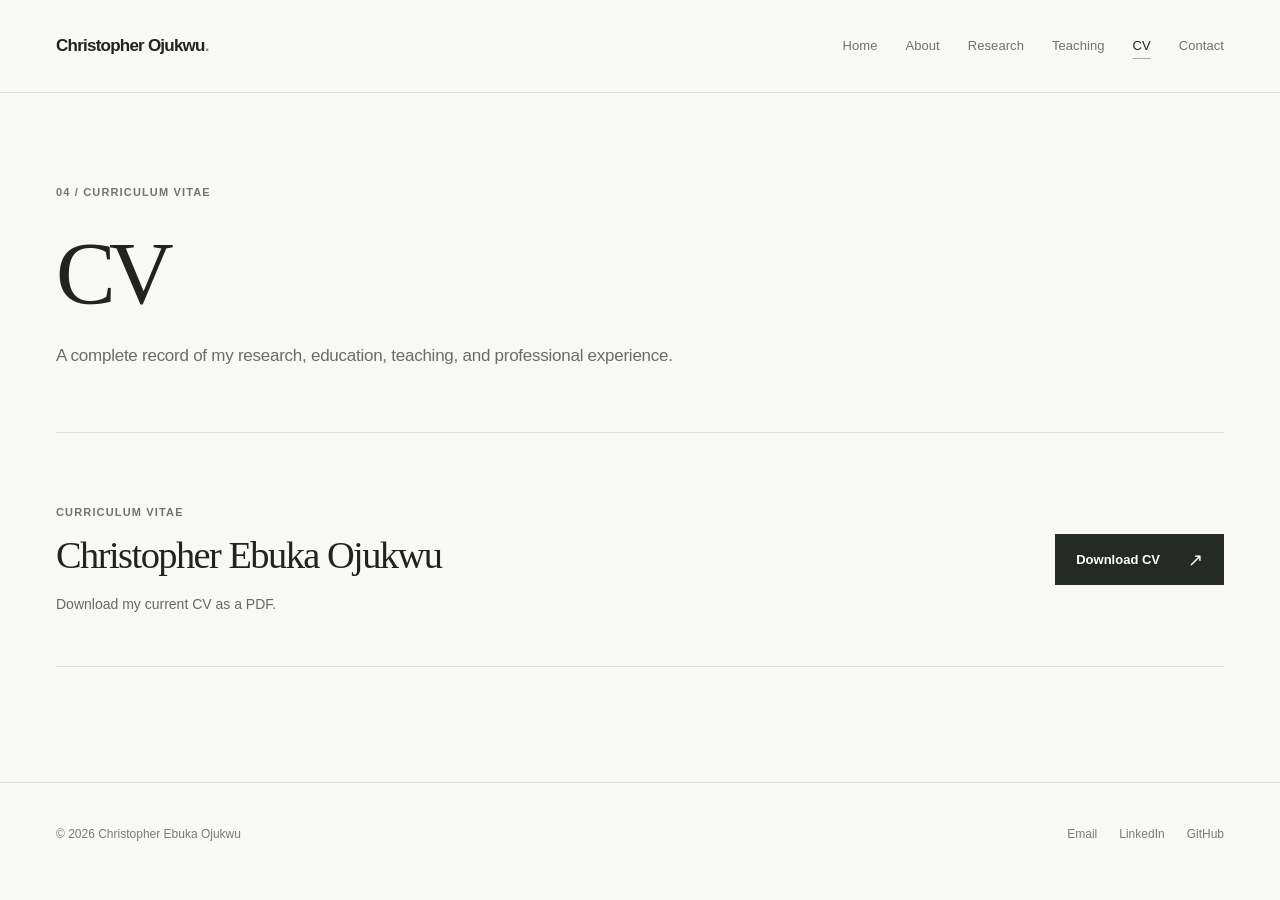
<file: cv.html>
<!doctype html>
<html lang="en">
<head>
  <meta charset="utf-8">
  <meta http-equiv="refresh" content="0; url=/cv/">
  <meta name="robots" content="noindex, follow">
  <link rel="canonical" href="https://christopherojukwu.com/cv/">
  <title>Redirecting | Christopher Ebuka Ojukwu</title>
  <script>window.location.replace('/cv/' + window.location.search + window.location.hash);</script>
</head>
<body>
  <p>This page has moved to <a href="/cv/">/cv/</a>.</p>
</body>
</html>
</file>
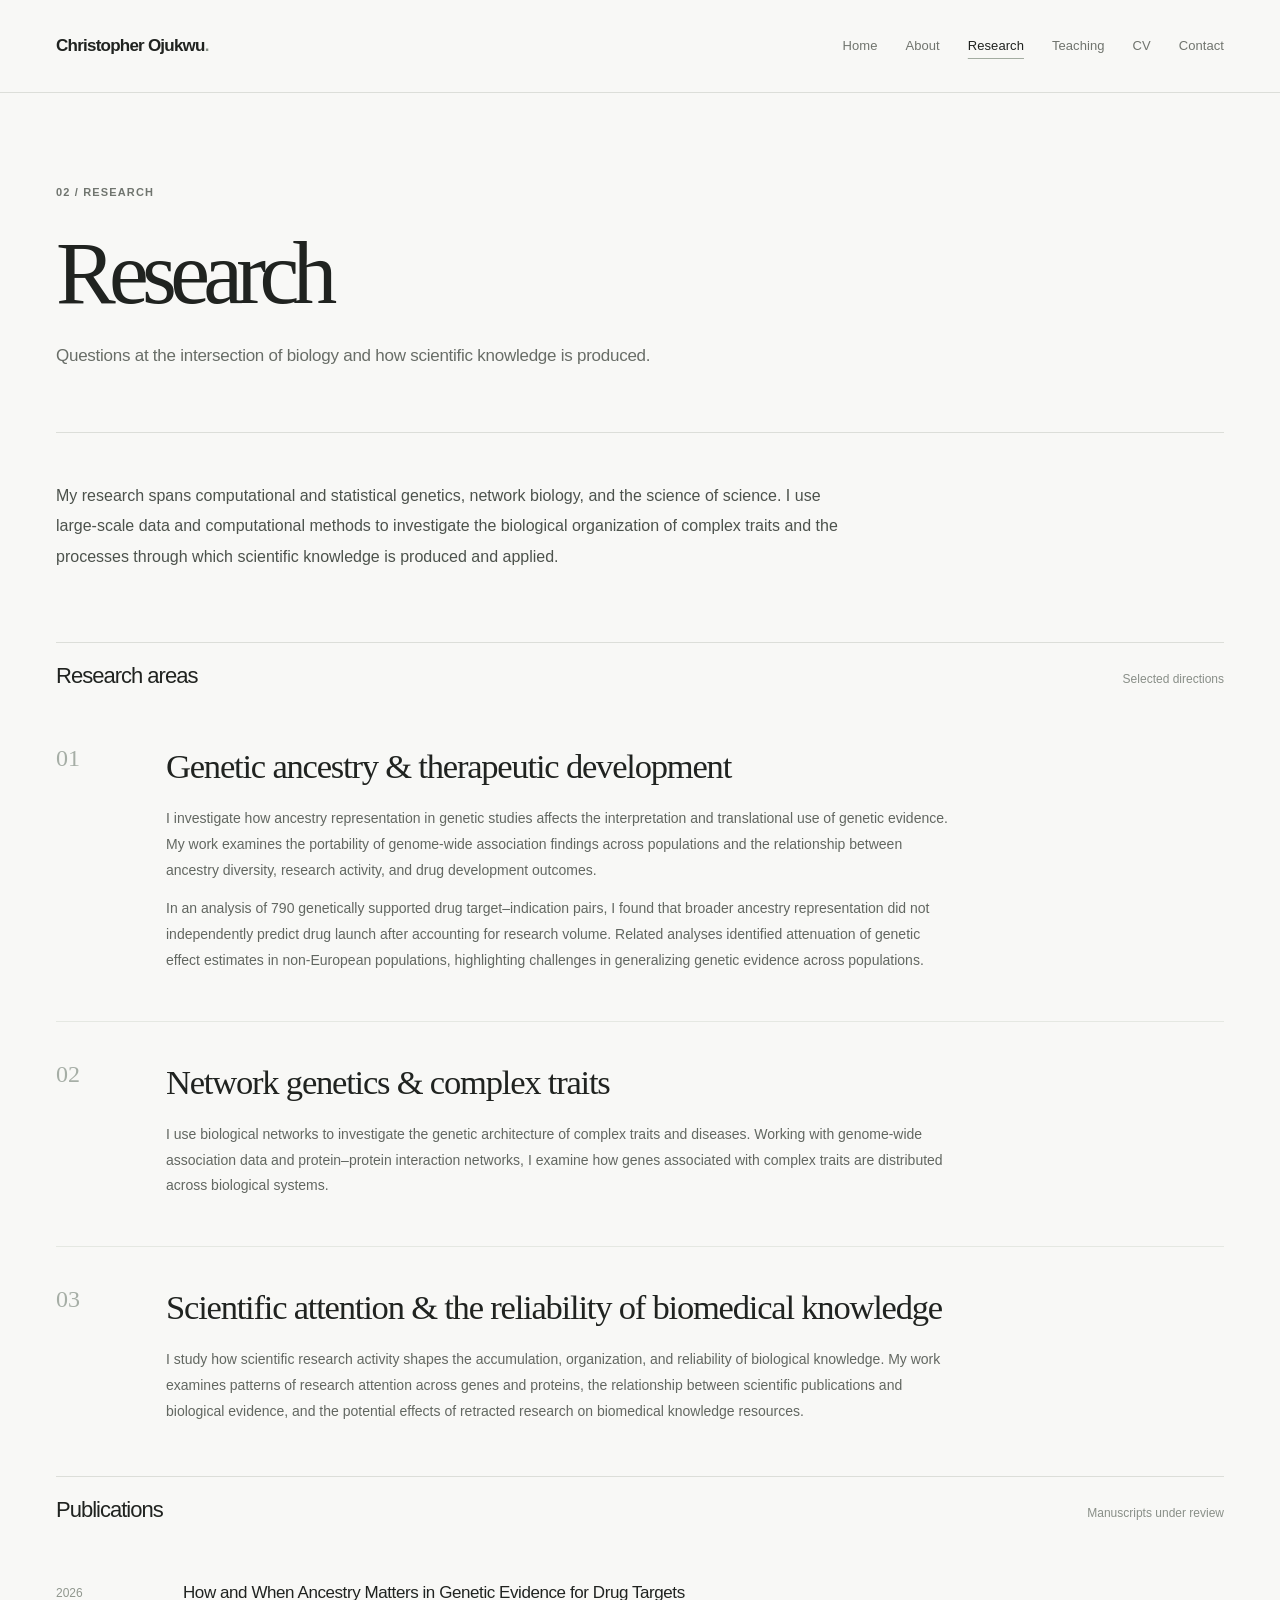
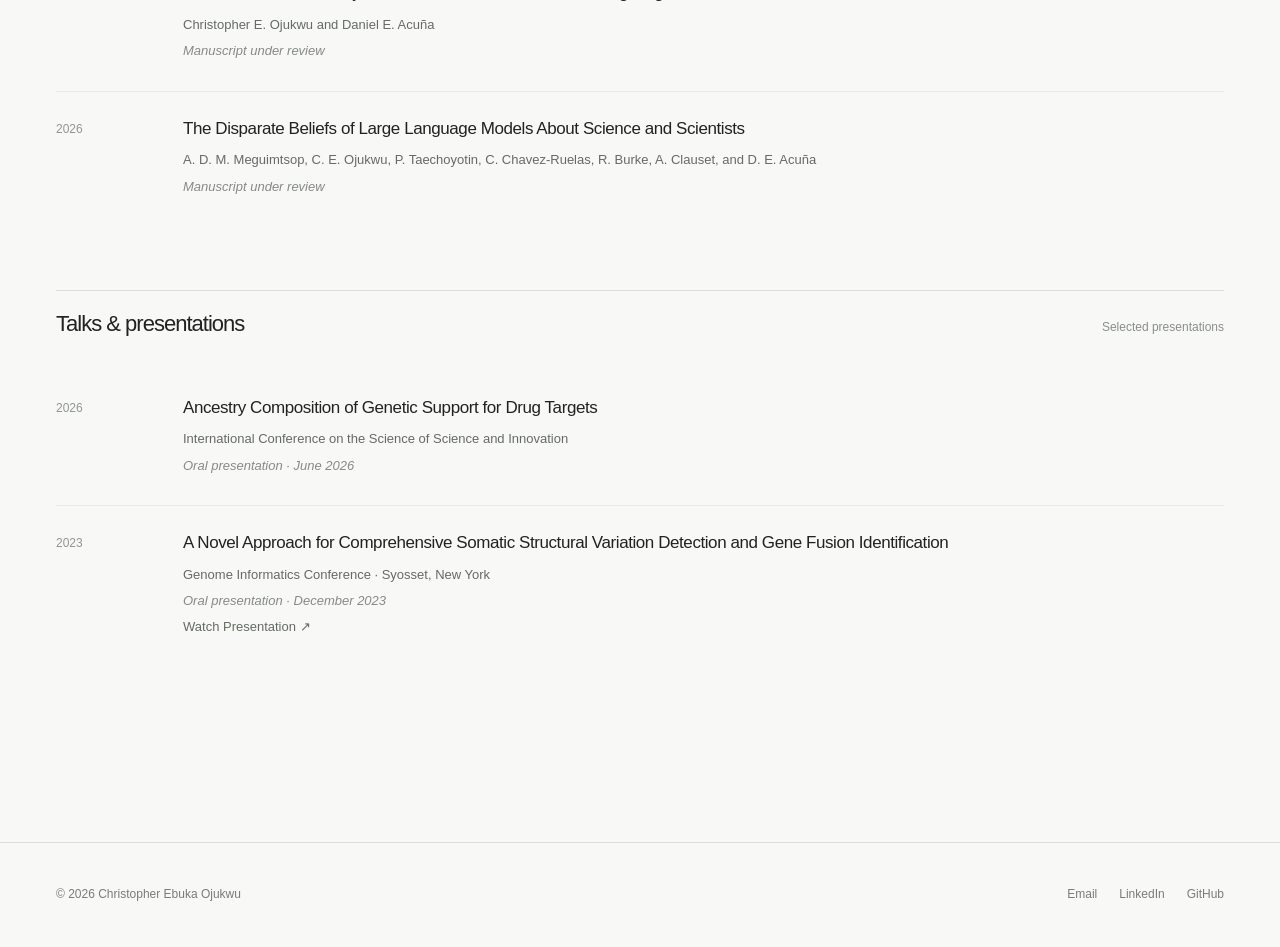
<file: research.html>
<!doctype html>
<html lang="en">
<head>
  <meta charset="utf-8">
  <meta http-equiv="refresh" content="0; url=/research/">
  <meta name="robots" content="noindex, follow">
  <link rel="canonical" href="https://christopherojukwu.com/research/">
  <title>Redirecting | Christopher Ebuka Ojukwu</title>
  <script>window.location.replace('/research/' + window.location.search + window.location.hash);</script>
</head>
<body>
  <p>This page has moved to <a href="/research/">/research/</a>.</p>
</body>
</html>
</file>
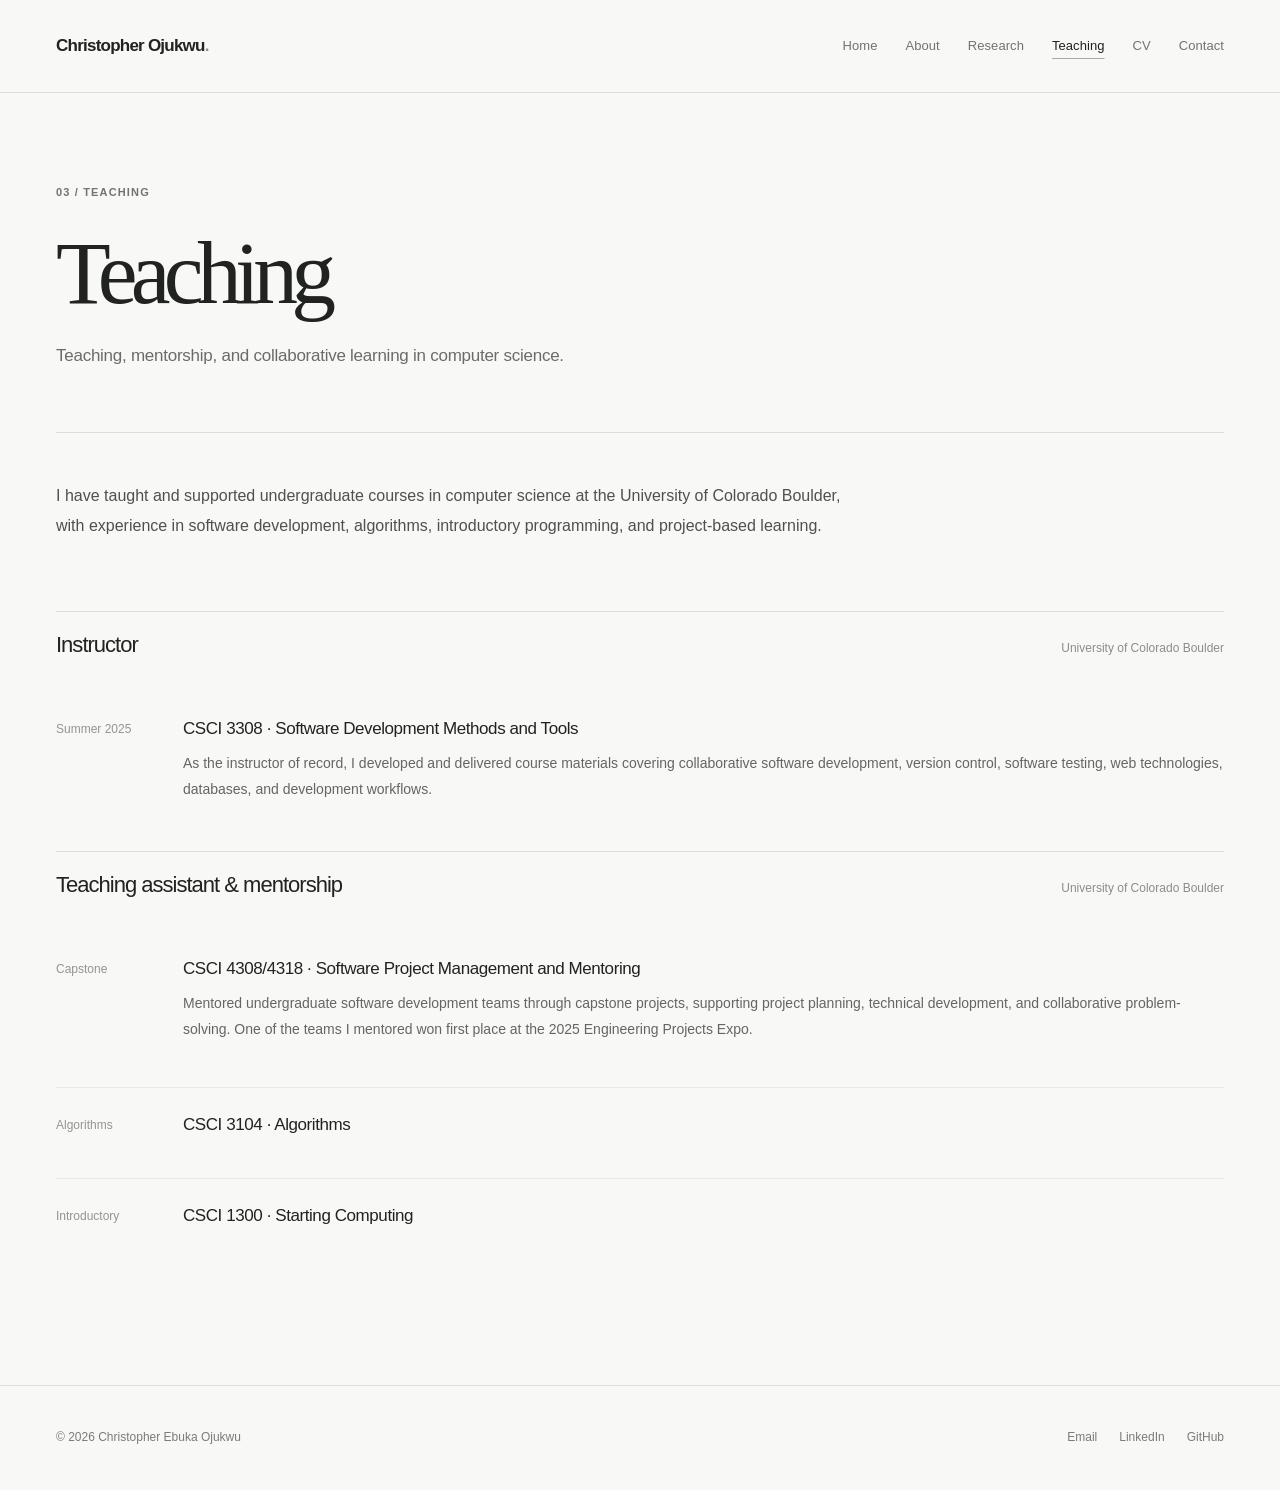
<file: teaching.html>
<!doctype html>
<html lang="en">
<head>
  <meta charset="utf-8">
  <meta http-equiv="refresh" content="0; url=/teaching/">
  <meta name="robots" content="noindex, follow">
  <link rel="canonical" href="https://christopherojukwu.com/teaching/">
  <title>Redirecting | Christopher Ebuka Ojukwu</title>
  <script>window.location.replace('/teaching/' + window.location.search + window.location.hash);</script>
</head>
<body>
  <p>This page has moved to <a href="/teaching/">/teaching/</a>.</p>
</body>
</html>
</file>
<file: assets/styles.css>
/* Minimal editorial website for Christopher Ebuka Ojukwu */
:root {
  --bg: #f8f8f6;
  --ink: #202320;
  --muted: #656a66;
  --line: #dcded9;
  --accent: #555f59;
  --max: 1180px;
}
* { box-sizing: border-box; }
html { scroll-behavior: smooth; }
body { margin: 0; background: var(--bg); color: var(--ink); font-family: -apple-system, BlinkMacSystemFont, "Segoe UI", Helvetica, Arial, sans-serif; font-size: 16px; line-height: 1.65; -webkit-font-smoothing: antialiased; }
a { color: inherit; text-decoration: none; }
a:hover { color: #626f67; }
a:focus-visible { outline: 2px solid #52685b; outline-offset: 5px; }
.container { width: min(var(--max), calc(100% - 112px)); margin: 0 auto; }
.skip-link { position: absolute; top: -80px; left: 20px; z-index: 99; background: #fff; padding: 12px; }
.skip-link:focus { top: 10px; }
.site-header { border-bottom: 1px solid var(--line); }
.site-header-inner { display: flex; justify-content: space-between; align-items: center; min-height: 92px; gap: 24px; }
.brand { font-size: 17px; font-weight: 650; letter-spacing: -.045em; white-space: nowrap; }
.brand-mark { color: #879288; }
.site-nav { display: flex; flex-wrap: nowrap; gap: 28px; align-items: center; }
.site-nav a { color: #70746e; font-size: 13px; line-height: 1.4; letter-spacing: .005em; transition: color .15s ease; }
.site-nav a:hover, .site-nav a.nav-active { color: var(--ink); }
.site-nav a.nav-active { text-decoration: underline; text-decoration-color: #a3aca1; text-underline-offset: 8px; text-decoration-thickness: 1px; }
.site-footer { margin-top: 115px; border-top: 1px solid var(--line); }
.footer-inner { min-height: 104px; display: flex; gap: 20px; align-items: center; justify-content: space-between; color: #797d76; font-size: 12px; }
.footer-links { display: flex; gap: 22px; }
.footer-links a:hover { color: var(--ink); }
.eyebrow, .small-label, .side-label { color: #70756f; font-size: 11px; letter-spacing: .105em; text-transform: uppercase; font-weight: 550; }
.hero { display: grid; grid-template-columns: minmax(0, 1.27fr) minmax(290px, .73fr); gap: clamp(40px, 6.5vw, 110px); align-items: center; padding: 103px 0 100px; }
.hero-copy { padding-bottom: 18px; }
.hero .eyebrow { margin: 0 0 32px; }
h1,h2,h3,p,figure { margin-top: 0; }
h1, .serif { font-family: Georgia, "Times New Roman", serif; font-weight: 400; }
.hero h1 { font-size: 78px; font-size: clamp(52px, 5.6vw, 90px); letter-spacing: -.067em; line-height: 1.06; margin: 0 0 35px; }
.hero h1 em { font-style: normal; white-space: nowrap; }
.hero-subtitle { font-size: 20px; font-size: clamp(18px, 1.6vw, 22px); line-height: 1.45; font-weight: 500; letter-spacing: -.035em; max-width: 530px; margin-bottom: 20px; }
.hero-description { font-size: 15px; line-height: 1.85; color: #5c615c; max-width: 530px; margin-bottom: 33px; }
.hero-actions { display: flex; gap: 30px; align-items: center; flex-wrap: wrap; }
.inline-arrow { display: inline-flex; gap: 18px; align-items: center; font-size: 13px; font-weight: 620; padding: 0 0 9px; border-bottom: 1px solid var(--ink); }
.inline-arrow span { font-size: 17px; font-weight: 400; }
.secondary-arrow { color: var(--muted); font-weight: 450; border-bottom-color: #c7cbc4; }
.portrait-wrap { margin: 0; align-self: start; }
.portrait-wrap img { display: block; width: 100%; height: 100%; aspect-ratio: 3/4; object-fit: cover; object-position: center top; background: #e3e6e0; filter: saturate(.7) contrast(.97); }
.portrait-wrap figcaption { font-size: 10px; letter-spacing: .04em; margin-top: 11px; color: #8d908b; }
.page-heading { padding: 90px 0 62px; border-bottom: 1px solid var(--line); }
.page-heading .eyebrow { margin-bottom: 24px; }
.page-heading h1 { font-size: 90px; font-size: clamp(62px, 7vw, 96px); line-height: 1.08; letter-spacing: -.075em; margin-bottom: 20px; }
.page-lede { color: #686d67; max-width: 750px; font-size: 17px; letter-spacing: -.015em; line-height: 1.65; margin: 0; }
.page-grid { display: grid; grid-template-columns: 220px minmax(0, 1fr); gap: 50px; padding: 55px 0; }
.page-grid .side-label { margin-top: 6px; }
.ruled-block { border-top: 1px solid var(--line); }
.content-wide { max-width: 790px; }
.prose p { color: #4c524c; font-size: 16px; line-height: 1.91; margin: 0 0 20px; }
.prose p:last-child { margin-bottom: 0; }
.entries { display: flex; flex-direction: column; }
.entry { padding: 0 0 23px; margin-bottom: 23px; display: flex; justify-content: space-between; align-items: flex-start; gap: 24px; border-bottom: 1px solid #ebede8; }
.entry:last-child { border: 0; margin: 0; padding-bottom: 0; }
.entry h2 { font-size: 16px; line-height: 1.5; font-weight: 560; letter-spacing: -.017em; margin: 0 0 5px; }
.entry p { font-size: 13px; color: var(--muted); margin: 0; line-height: 1.6; }
.entry-date { color: #777e77; font-size: 12px; white-space: nowrap; padding-top: 3px; }
.research-intro, .teaching-intro { max-width: 790px; padding: 48px 0 65px; }
.research-section { margin-top: 4px; }
.section-topline { border-top: 1px solid var(--line); padding: 18px 0 32px; display: flex; justify-content: space-between; gap: 24px; align-items: baseline; }
.section-topline h2 { font-size: 22px; font-weight: 480; letter-spacing: -.045em; line-height: 1.35; margin: 0; }
.section-topline span { color: #898f88; font-size: 12px; }
.research-row { display: grid; grid-template-columns: 80px 1fr; gap: 30px; padding: 23px 0 47px; }
.research-row + .research-row { border-top: 1px solid #e5e8e2; padding-top: 39px; }
.research-number { font: 400 24px Georgia, serif; color: #a6aea6; }
.research-text { max-width: 790px; }
.research-text h3 { font: 400 clamp(24px, 2.7vw, 36px)/1.26 Georgia,serif; letter-spacing: -.035em; margin: 0 0 17px; }
.research-text p, .teaching-row p { font-size: 14px; line-height: 1.85; color: #626761; margin: 0 0 13px; }
.research-text p:last-child { margin: 0; }
.bibliography { padding-bottom: 60px; }
.bibliography-entry, .teaching-row { display: grid; grid-template-columns: 105px 1fr; gap: 22px; padding: 24px 0; border-bottom: 1px solid #e8eae6; }
.bibliography-entry:last-child, .teaching-row:last-child { border-bottom: 0; }
.item-year { font-size: 12px; color: #90978e; padding-top: 4px; }
.bibliography-entry h3, .teaching-row h3 { font-size: 17px; font-weight: 540; letter-spacing: -.025em; line-height: 1.5; margin: 0 0 8px; }
.bibliography-entry p { margin: 0 0 5px; color: #656b63; font-size: 13px; line-height: 1.65; }
.bibliography-entry .item-note { color: #868b85; font-style: italic; }
.teaching-row { padding-bottom: 31px; }
.teaching-row h3 { margin-bottom: 10px; }
.cv-feature { display: flex; justify-content: space-between; gap: 28px; align-items: center; padding: 70px 0 50px; border-bottom: 1px solid var(--line); }
.cv-feature .small-label { margin-bottom: 10px; }
.cv-feature h2 { font: 400 clamp(28px, 3vw, 43px) Georgia,serif; letter-spacing: -.04em; line-height: 1.3; margin: 0 0 12px; }
.cv-feature p:not(.small-label) { color: var(--muted); font-size: 14px; margin: 0; }
.download-button { white-space: nowrap; display: inline-flex; align-items: center; justify-content: center; gap: 28px; font-size: 13px; font-weight: 550; color: #fff; background: #252a25; padding: 15px 21px; }
.download-button:hover { color: #fff; background: #465449; }
.download-button span { font-size: 18px; line-height: 1; }
.contact-stack { padding: 45px 0 20px; }
.contact-line { display: grid; grid-template-columns: 225px minmax(0,1fr); gap: 28px; border-bottom: 1px solid var(--line); padding: 29px 0; }
.contact-line > span { color: #7e847c; font-size: 13px; }
.contact-line a { font-size: 20px; font-size: clamp(16px,2vw,22px); letter-spacing: -.033em; font-weight: 450; overflow-wrap: anywhere; }
.contact-line a span { font-size: 15px; margin-left: 10px; }
.contact-location { padding: 35px 0 5px; }
.contact-location p { font-size: 14px; color: var(--muted); line-height: 1.75; margin: 7px 0 0; }
@media (max-width: 960px) {
  .container { width: min(var(--max), calc(100% - 70px)); }
  .hero { grid-template-columns: minmax(0,1.15fr) minmax(230px,.85fr); gap: 35px; }
  .hero h1 { font-size: clamp(47px, 6.3vw, 69px); }
  .site-header-inner { min-height: 88px; }
  .site-nav { gap: 15px; }
  .page-grid { grid-template-columns: 150px minmax(0,1fr); gap: 32px; }
}
@media (max-width: 690px) {
  .container { width: calc(100% - 40px); }
  .site-header-inner { display: block; padding: 20px 0 15px; }
  .site-nav { margin-top: 17px; gap: 17px; row-gap: 11px; flex-wrap: wrap; }
  .site-nav a { font-size: 12px; }
  .hero { padding: 58px 0 60px; display: flex; flex-direction: column-reverse; gap: 34px; align-items: stretch; }
  .hero-copy { padding: 0; }
  .portrait-wrap { width: 55%; max-width: 300px; align-self: flex-start; }
  .portrait-wrap img { aspect-ratio: 4/4.8; }
  .hero .eyebrow { margin-bottom: 18px; line-height: 1.6; }
  .hero h1 { font-size: clamp(48px, 11vw, 72px); margin-bottom: 25px; }
  .hero-description { font-size: 14px; }
  .home-bottom { grid-template-columns: 1fr; gap: 14px; padding-bottom: 20px; }
  .home-focus { line-height: 1.65; }
  .page-heading { padding: 55px 0 45px; }
  .page-heading h1 { font-size: 62px; }
  .page-lede { font-size: 16px; }
  .page-grid { display: block; padding: 35px 0; }
  .side-label { margin-bottom: 20px; }
  .prose p { font-size: 15px; }
  .entry { flex-direction: column; gap: 5px; }
  .research-intro,.teaching-intro { padding: 34px 0 45px; }
  .research-row { grid-template-columns: 40px 1fr; gap: 13px; }
  .research-text h3 { font-size: 25px; }
  .bibliography-entry, .teaching-row { grid-template-columns: 60px 1fr; gap: 15px; }
  .section-topline span { display: none; }
  .cv-feature { display: block; padding-top: 45px; }
  .download-button { margin-top: 27px; }
  .contact-line { grid-template-columns: 1fr; gap: 3px; padding: 22px 0; }
  .footer-inner { flex-direction: column; align-items: flex-start; gap: 15px; justify-content: center; padding: 22px 0; }
  .site-footer { margin-top: 75px; }
}
@media (prefers-reduced-motion: reduce) { html { scroll-behavior: auto; } a { transition: none; } }


/* Compact, single-screen homepage on desktops and laptops. */
@media (min-width: 691px) {
  .home-page { min-height: 100vh; min-height: 100svh; display: flex; flex-direction: column; }
  .home-page .site-header-inner { min-height: 76px; }
  .home-page main.container { flex: 1; display: flex; flex-direction: column; justify-content: center; }
  .home-page .hero { width: 100%; align-items: center; padding: clamp(20px, 3.4vh, 40px) 0; gap: clamp(30px, 5vw, 76px); }
  .home-page .hero-copy { padding-bottom: 0; }
  .home-page .hero .eyebrow { margin-bottom: clamp(14px, 2.4vh, 24px); }
  .home-page .hero h1 { font-size: clamp(50px, 5.2vw, 80px); margin-bottom: clamp(18px, 2.5vh, 27px); }
  .home-page .hero-subtitle { font-size: clamp(17px, 1.5vw, 20px); margin-bottom: 13px; }
  .home-page .hero-description { font-size: 14px; line-height: 1.7; max-width: 510px; margin-bottom: 23px; }
  .home-page .portrait-wrap { align-self: center; width: 100%; max-width: 360px; }
  .home-page .portrait-wrap img { aspect-ratio: 4 / 4.7; max-height: min(52svh, 430px); }
  .home-page .portrait-wrap figcaption { display: none; }
  .home-page .site-footer { margin-top: 0; }
  .home-page .footer-inner { min-height: 66px; }
}
@media (max-width: 690px) {
  .home-page .hero { padding: 30px 0 36px; gap: 21px; }
  .home-page .portrait-wrap { width: 38%; max-width: 185px; }
  .home-page .portrait-wrap img { height: clamp(148px, 44vw, 190px); aspect-ratio: 4 / 5; object-fit: cover; }
  .home-page .hero h1 { font-size: clamp(43px, 10.3vw, 64px); margin-bottom: 17px; }
  .home-page .hero .eyebrow { margin-bottom: 11px; }
  .home-page .hero-subtitle { font-size: 17px; margin-bottom: 10px; }
  .home-page .hero-description { line-height: 1.65; margin-bottom: 21px; }
  .home-page .hero-actions { gap: 22px; }
  .home-page .portrait-wrap figcaption { display: none; }
  .home-page .site-footer { margin-top: 0; }
}
@media (min-width: 691px) and (max-height: 680px) {
  .home-page .hero h1 { font-size: clamp(42px, 4.4vw, 67px); margin-bottom: 15px; }
  .home-page .hero .eyebrow { margin-bottom: 12px; }
  .home-page .hero-description { margin-bottom: 14px; }
  .home-page .hero { padding: 13px 0; }
  .home-page .portrait-wrap img { max-height: 47svh; }
}
</file>
